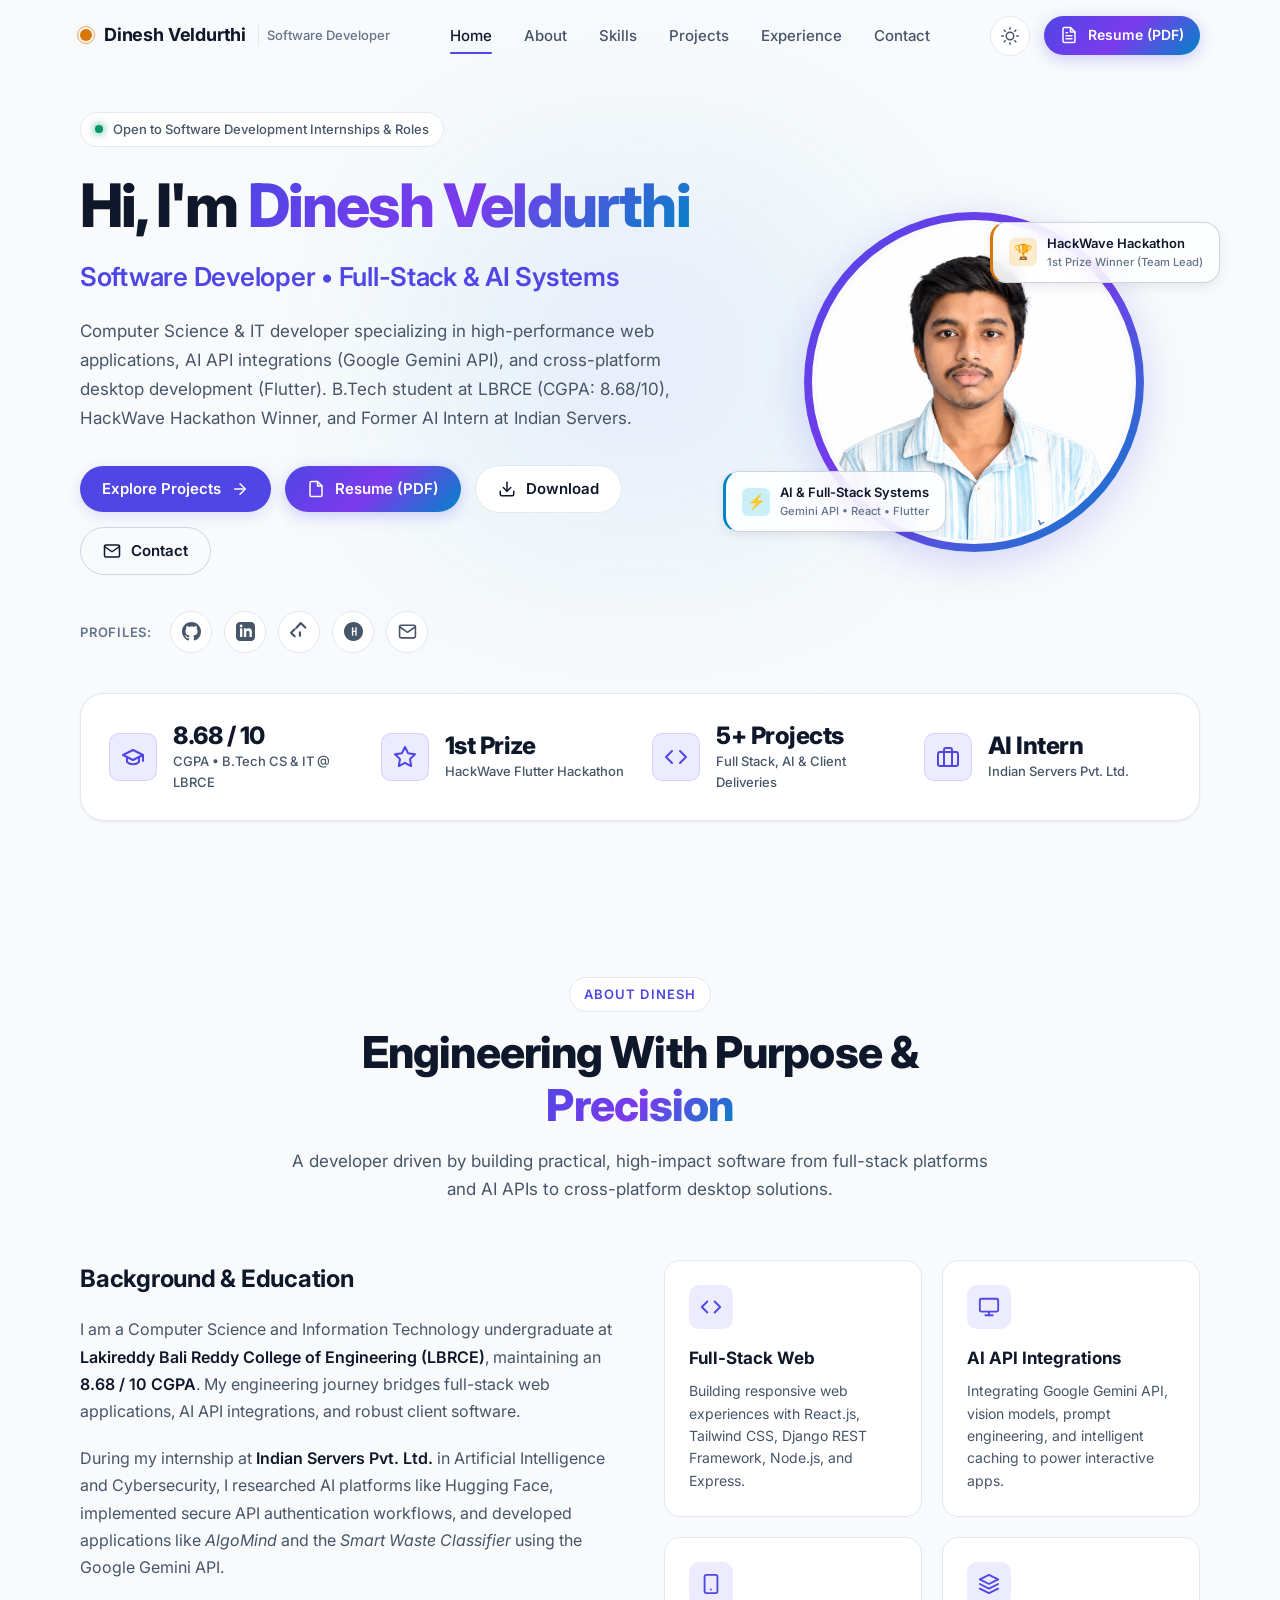
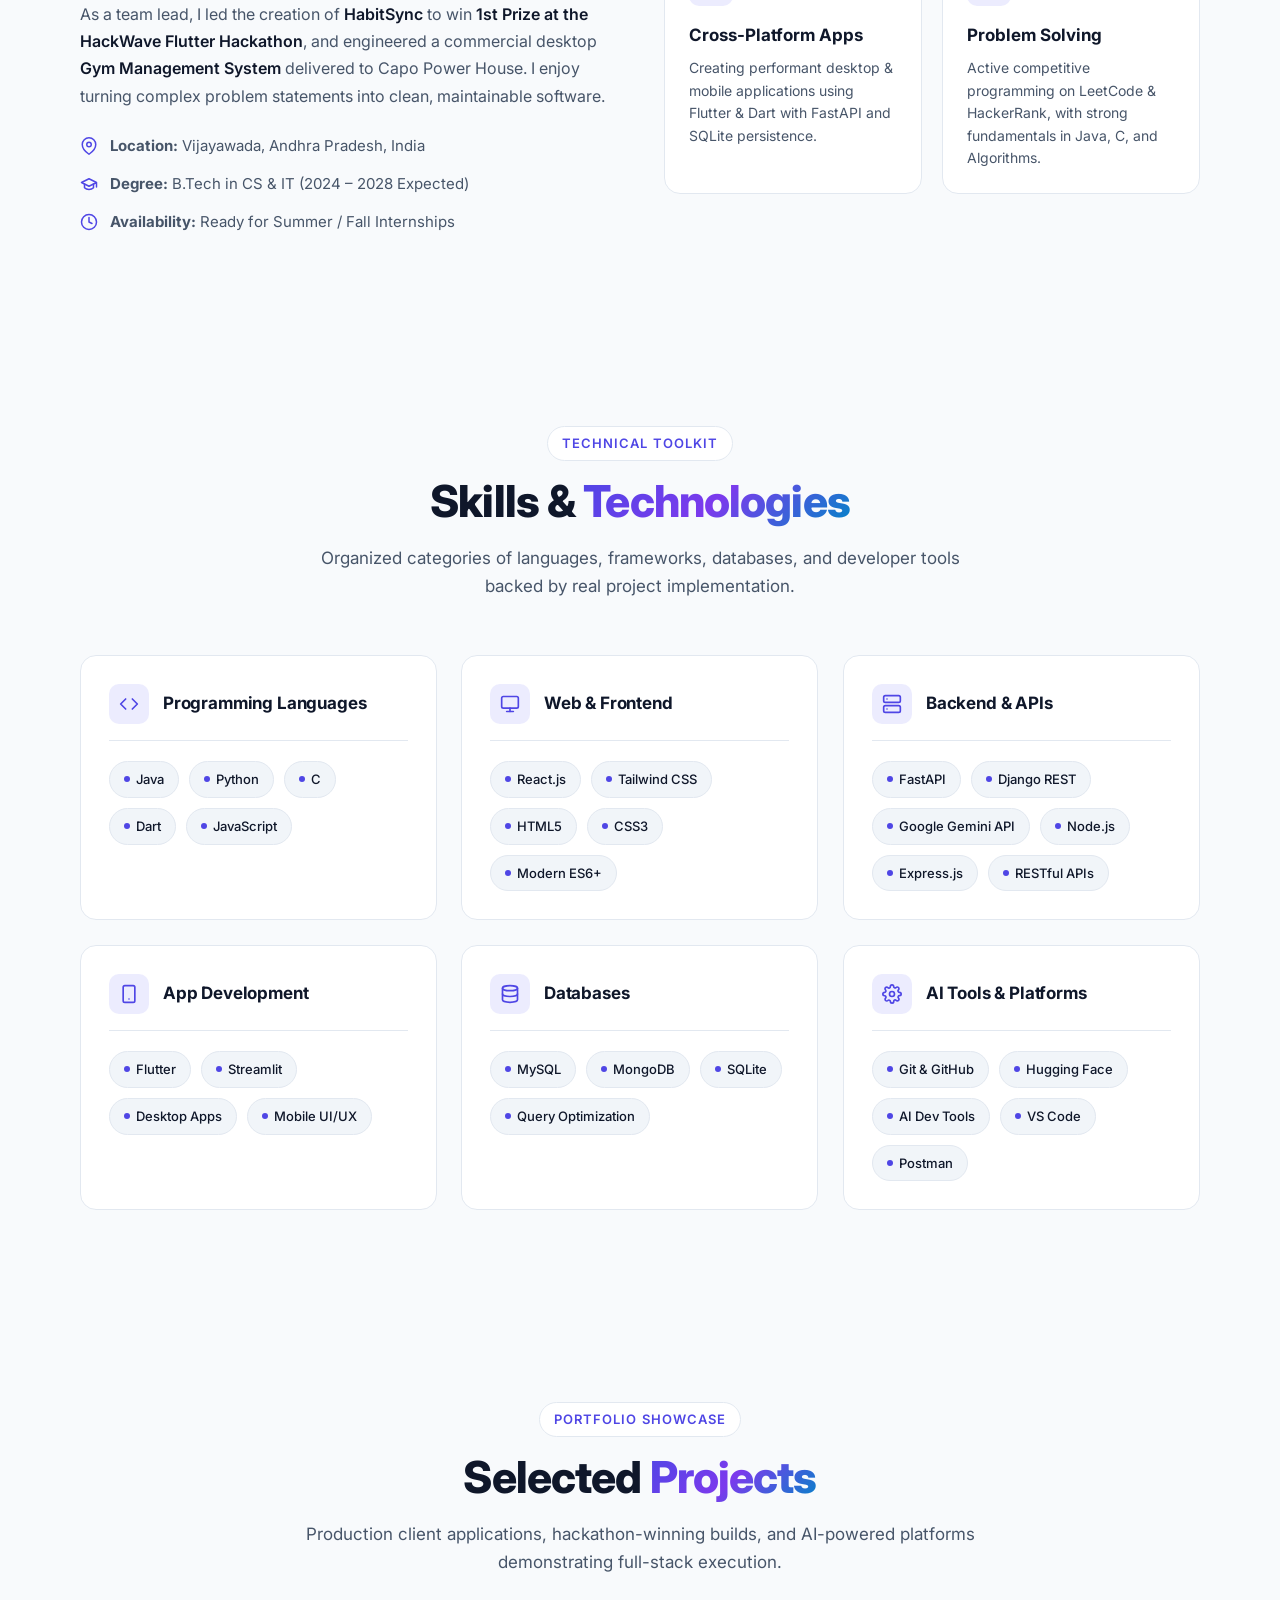
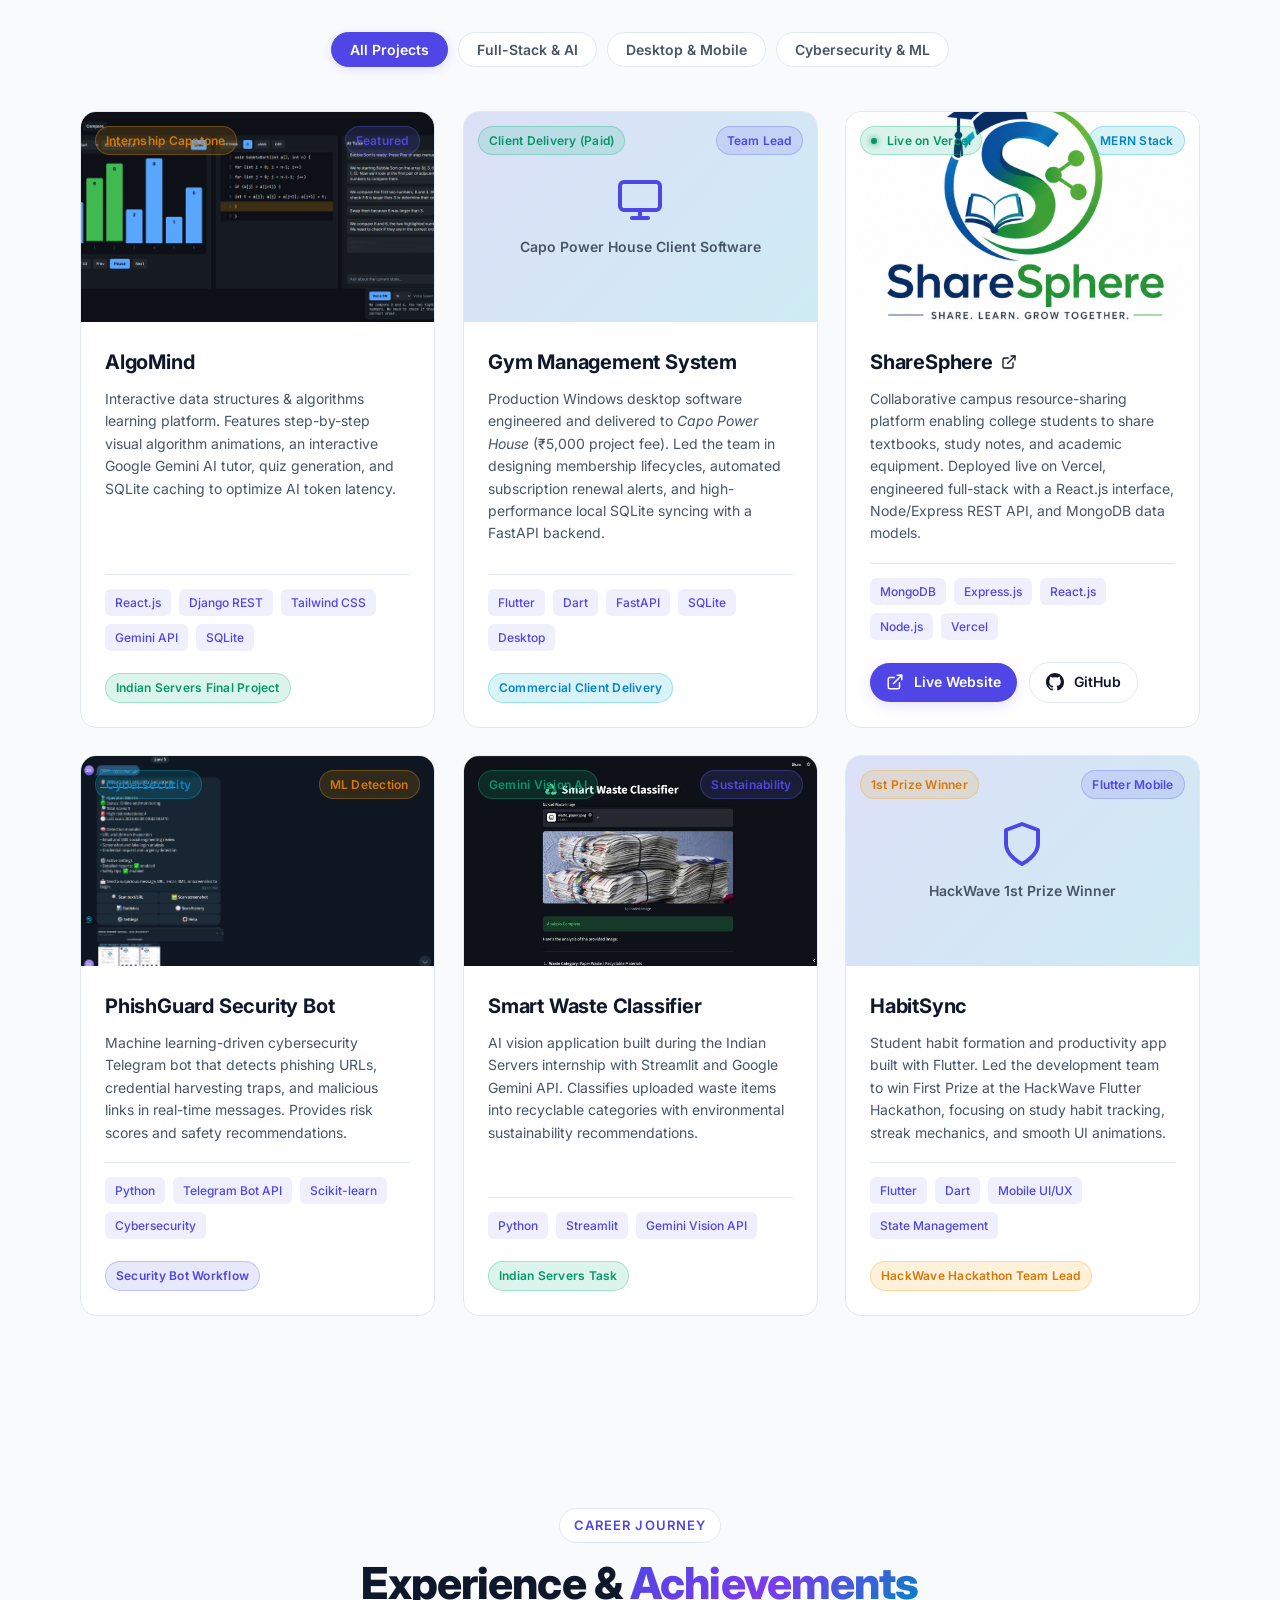
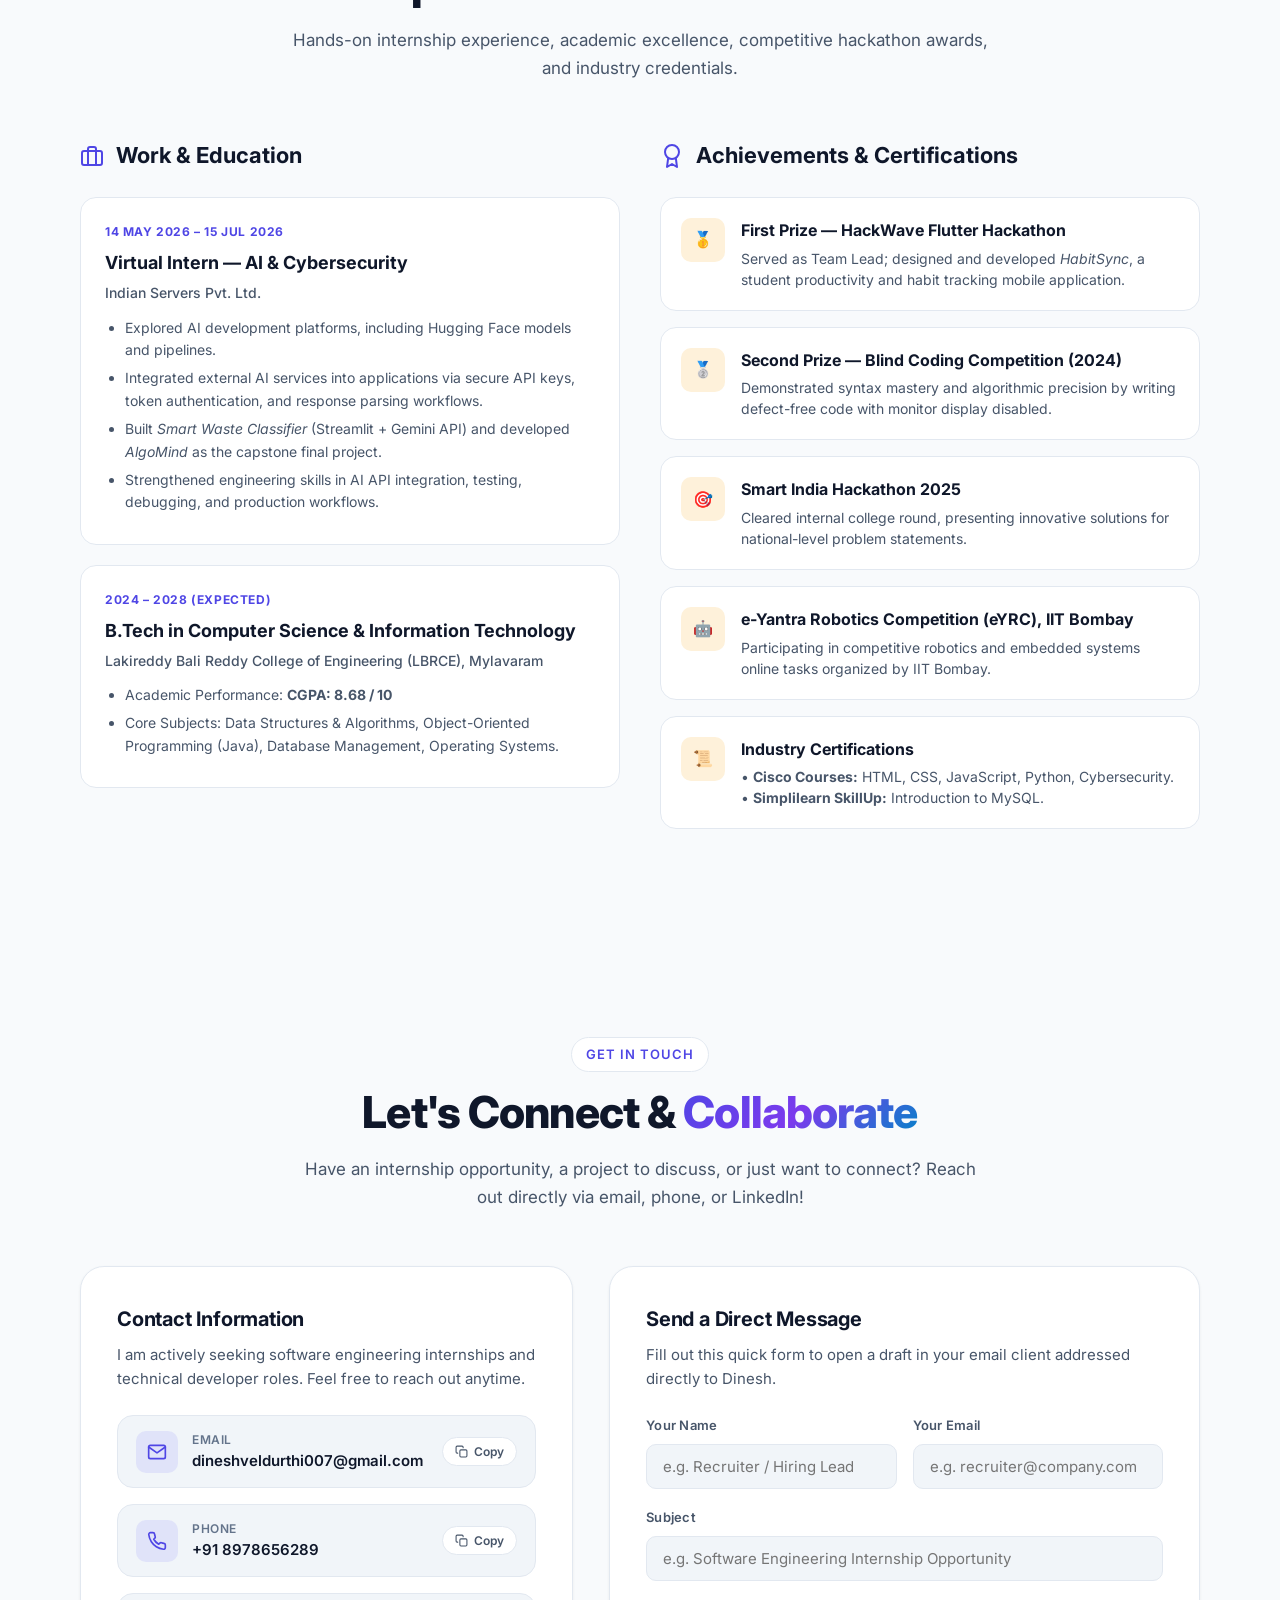
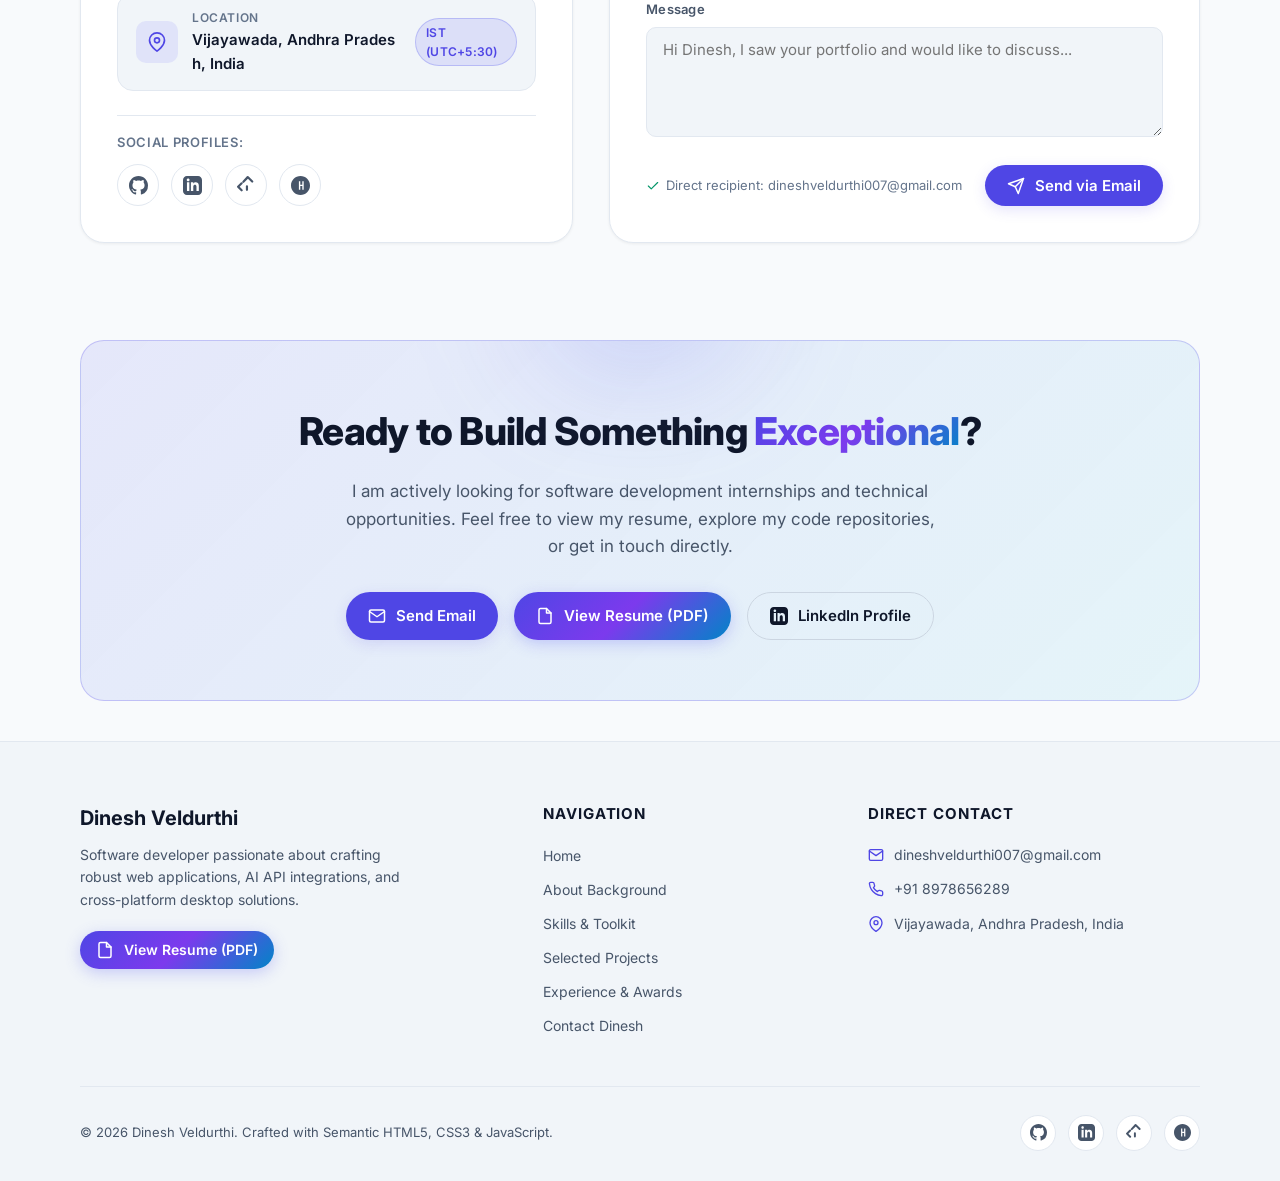
<file: index.html>
<!DOCTYPE html>
<html lang="en" data-theme="dark">
<head>
  <meta charset="UTF-8">
  <meta name="viewport" content="width=device-width, initial-scale=1.0">
  <meta name="description" content="Dinesh Veldurthi - Software Developer specializing in Full-Stack Web Development, Google Gemini AI integrations, and Cross-Platform Desktop/Mobile applications.">
  <meta name="keywords" content="Dinesh Veldurthi, Software Developer, Full Stack, React, Flutter, Python, Gemini API, Portfolio">
  <meta name="author" content="Dinesh Veldurthi">
  <title>Dinesh Veldurthi | Software Developer & AI Systems</title>

  <!-- Google Fonts: Inter & JetBrains Mono -->
  <link rel="preconnect" href="https://fonts.googleapis.com">
  <link rel="preconnect" href="https://fonts.gstatic.com" crossorigin>
  <link href="https://fonts.googleapis.com/css2?family=Inter:wght@400;500;600;700;800&family=JetBrains+Mono:wght@400;500;600&display=swap" rel="stylesheet">

  <link rel="stylesheet" href="style.css">
</head>
<body>

  <!-- Accessible Skip Link -->
  <a href="#main-content" class="skip-link">Skip to main content</a>

  <!-- ========================================================================
       1. Header & Navigation Bar
       ======================================================================== -->
  <header class="header">
    <div class="container nav-container">
      <a href="#home" class="brand" aria-label="Dinesh Veldurthi Home">
        <span class="brand-dot" aria-hidden="true"></span>
        <span class="brand-title">Dinesh Veldurthi</span>
        <span class="brand-role">Software Developer</span>
      </a>

      <!-- Desktop Navigation Menu -->
      <nav class="nav-menu" aria-label="Main Navigation">
        <a href="#home" class="nav-link active">Home</a>
        <a href="#about" class="nav-link">About</a>
        <a href="#skills" class="nav-link">Skills</a>
        <a href="#projects" class="nav-link">Projects</a>
        <a href="#experience" class="nav-link">Experience</a>
        <a href="#contact" class="nav-link">Contact</a>
      </nav>

      <!-- Nav Actions: Theme Toggle, Resume CTA, Mobile Hamburger -->
      <div class="nav-actions">
        <!-- Theme Toggle (Dark / Light) -->
        <button id="theme-toggle" class="theme-toggle-btn" aria-label="Toggle color theme" title="Toggle theme">
          <!-- Sun icon (for dark mode) -->
          <svg class="icon-sun" xmlns="http://www.w3.org/2000/svg" viewBox="0 0 24 24" fill="none" stroke="currentColor" stroke-width="2" stroke-linecap="round" stroke-linejoin="round" aria-hidden="true">
            <circle cx="12" cy="12" r="5"></circle>
            <line x1="12" y1="1" x2="12" y2="3"></line>
            <line x1="12" y1="21" x2="12" y2="23"></line>
            <line x1="4.22" y1="4.22" x2="5.64" y2="5.64"></line>
            <line x1="18.36" y1="18.36" x2="19.78" y2="19.78"></line>
            <line x1="1" y1="12" x2="3" y2="12"></line>
            <line x1="21" y1="12" x2="23" y2="12"></line>
            <line x1="4.22" y1="19.78" x2="5.64" y2="18.36"></line>
            <line x1="18.36" y1="5.64" x2="19.78" y2="4.22"></line>
          </svg>
          <!-- Moon icon (for light mode) -->
          <svg class="icon-moon" xmlns="http://www.w3.org/2000/svg" viewBox="0 0 24 24" fill="none" stroke="currentColor" stroke-width="2" stroke-linecap="round" stroke-linejoin="round" aria-hidden="true">
            <path d="M21 12.79A9 9 0 1 1 11.21 3 7 7 0 0 0 21 12.79z"></path>
          </svg>
        </button>

        <!-- Prominent Resume Button (Opens PDF in New Tab) -->
        <a href="resume.pdf" target="_blank" rel="noopener noreferrer" class="btn btn-resume btn-sm" title="Open Resume PDF in new tab">
          <svg xmlns="http://www.w3.org/2000/svg" viewBox="0 0 24 24" fill="none" stroke="currentColor" stroke-width="2" stroke-linecap="round" stroke-linejoin="round" aria-hidden="true">
            <path d="M14 2H6a2 2 0 0 0-2 2v16a2 2 0 0 0 2 2h12a2 2 0 0 0 2-2V8z"></path>
            <polyline points="14 2 14 8 20 8"></polyline>
            <line x1="16" y1="13" x2="8" y2="13"></line>
            <line x1="16" y1="17" x2="8" y2="17"></line>
            <polyline points="10 9 9 9 8 9"></polyline>
          </svg>
          <span>Resume (PDF)</span>
        </a>

        <!-- Mobile Menu Toggle Button -->
        <button id="mobile-toggle" class="mobile-toggle-btn" aria-label="Toggle navigation menu" aria-expanded="false">
          <svg xmlns="http://www.w3.org/2000/svg" viewBox="0 0 24 24" fill="none" stroke="currentColor" stroke-width="2" stroke-linecap="round" stroke-linejoin="round" aria-hidden="true">
            <line x1="3" y1="12" x2="21" y2="12"></line>
            <line x1="3" y1="6" x2="21" y2="6"></line>
            <line x1="3" y1="18" x2="21" y2="18"></line>
          </svg>
        </button>
      </div>
    </div>

    <!-- Mobile Drawer Menu -->
    <div id="mobile-drawer" class="mobile-drawer" aria-label="Mobile Navigation Drawer">
      <a href="#home" class="mobile-nav-link active">Home</a>
      <a href="#about" class="mobile-nav-link">About</a>
      <a href="#skills" class="mobile-nav-link">Skills</a>
      <a href="#projects" class="mobile-nav-link">Projects</a>
      <a href="#experience" class="mobile-nav-link">Experience</a>
      <a href="#contact" class="mobile-nav-link">Contact</a>
      <div class="mobile-actions">
        <a href="resume.pdf" target="_blank" rel="noopener noreferrer" class="btn btn-resume">
          <svg xmlns="http://www.w3.org/2000/svg" width="18" height="18" viewBox="0 0 24 24" fill="none" stroke="currentColor" stroke-width="2" stroke-linecap="round" stroke-linejoin="round" aria-hidden="true">
            <path d="M14 2H6a2 2 0 0 0-2 2v16a2 2 0 0 0 2 2h12a2 2 0 0 0 2-2V8z"></path>
            <polyline points="14 2 14 8 20 8"></polyline>
          </svg>
          View Resume (PDF)
        </a>
        <a href="resume.pdf" download="Dinesh_Veldurthi_Resume.pdf" class="btn btn-secondary">
          <svg xmlns="http://www.w3.org/2000/svg" width="18" height="18" viewBox="0 0 24 24" fill="none" stroke="currentColor" stroke-width="2" stroke-linecap="round" stroke-linejoin="round" aria-hidden="true">
            <path d="M21 15v4a2 2 0 0 1-2 2H5a2 2 0 0 1-2-2v-4"></path>
            <polyline points="7 10 12 15 17 10"></polyline>
            <line x1="12" y1="15" x2="12" y2="3"></line>
          </svg>
          Download Resume
        </a>
      </div>
    </div>
  </header>

  <!-- ========================================================================
       Main Content
       ======================================================================== -->
  <main id="main-content">

    <!-- ======================================================================
         2. Hero Section
         ====================================================================== -->
    <section id="home" class="hero">
      <div class="hero-bg-glow" aria-hidden="true"></div>

      <div class="container">
        <div class="hero-grid">
          
          <!-- Hero Text Content -->
          <div class="hero-content reveal">
            <div class="hero-status-pill">
              <span class="status-dot"></span>
              <span>Open to Software Development Internships & Roles</span>
            </div>

            <h1 class="hero-title">
              Hi, I'm <span class="gradient-text">Dinesh Veldurthi</span>
            </h1>

            <p class="hero-role">
              Software Developer • Full-Stack & AI Systems
            </p>

            <p class="hero-bio">
              Computer Science & IT developer specializing in high-performance web applications, AI API integrations (Google Gemini API), and cross-platform desktop development (Flutter). B.Tech student at LBRCE (CGPA: 8.68/10), HackWave Hackathon Winner, and Former AI Intern at Indian Servers.
            </p>

            <!-- Call to Actions -->
            <div class="hero-actions">
              <a href="#projects" class="btn btn-primary">
                <span>Explore Projects</span>
                <svg xmlns="http://www.w3.org/2000/svg" viewBox="0 0 24 24" fill="none" stroke="currentColor" stroke-width="2" stroke-linecap="round" stroke-linejoin="round" aria-hidden="true">
                  <line x1="5" y1="12" x2="19" y2="12"></line>
                  <polyline points="12 5 19 12 12 19"></polyline>
                </svg>
              </a>

              <!-- Main Resume Action -->
              <a href="resume.pdf" target="_blank" rel="noopener noreferrer" class="btn btn-resume" title="View official resume in new tab">
                <svg xmlns="http://www.w3.org/2000/svg" viewBox="0 0 24 24" fill="none" stroke="currentColor" stroke-width="2" stroke-linecap="round" stroke-linejoin="round" aria-hidden="true">
                  <path d="M14 2H6a2 2 0 0 0-2 2v16a2 2 0 0 0 2 2h12a2 2 0 0 0 2-2V8z"></path>
                  <polyline points="14 2 14 8 20 8"></polyline>
                </svg>
                <span>Resume (PDF)</span>
              </a>

              <!-- Direct Download Action -->
              <a href="resume.pdf" download="Dinesh_Veldurthi_Resume.pdf" class="btn btn-secondary" title="Directly download resume file">
                <svg xmlns="http://www.w3.org/2000/svg" viewBox="0 0 24 24" fill="none" stroke="currentColor" stroke-width="2" stroke-linecap="round" stroke-linejoin="round" aria-hidden="true">
                  <path d="M21 15v4a2 2 0 0 1-2 2H5a2 2 0 0 1-2-2v-4"></path>
                  <polyline points="7 10 12 15 17 10"></polyline>
                  <line x1="12" y1="15" x2="12" y2="3"></line>
                </svg>
                <span>Download</span>
              </a>

              <a href="mailto:dineshveldurthi007@gmail.com" class="btn btn-outline" title="Send email to Dinesh">
                <svg xmlns="http://www.w3.org/2000/svg" viewBox="0 0 24 24" fill="none" stroke="currentColor" stroke-width="2" stroke-linecap="round" stroke-linejoin="round" aria-hidden="true">
                  <path d="M4 4h16c1.1 0 2 .9 2 2v12c0 1.1-.9 2-2 2H4c-1.1 0-2-.9-2-2V6c0-1.1.9-2 2-2z"></path>
                  <polyline points="22,6 12,13 2,6"></polyline>
                </svg>
                <span>Contact</span>
              </a>
            </div>

            <!-- Social Links Strip -->
            <div class="hero-socials">
              <span class="hero-social-label">Profiles:</span>
              
              <!-- GitHub -->
              <a href="https://github.com/Dinesh213-web" target="_blank" rel="noopener noreferrer" class="social-icon-btn" aria-label="GitHub Profile" title="GitHub">
                <svg xmlns="http://www.w3.org/2000/svg" viewBox="0 0 24 24" fill="currentColor" aria-hidden="true">
                  <path d="M12 0C5.37 0 0 5.37 0 12c0 5.31 3.435 9.795 8.205 11.385.6.105.825-.255.825-.57 0-.285-.015-1.23-.015-2.235-3.015.555-3.795-.735-4.035-1.41-.135-.345-.72-1.41-1.23-1.695-.42-.225-1.02-.78-.015-.795.945-.015 1.62.87 1.845 1.23 1.08 1.815 2.805 1.305 3.495.99.105-.78.42-1.305.765-1.605-2.67-.3-5.46-1.335-5.46-5.925 0-1.305.465-2.385 1.23-3.225-.12-.3-.54-1.53.12-3.18 0 0 1.005-.315 3.3 1.23.96-.27 1.98-.405 3-.405s2.04.135 3 .405c2.295-1.56 3.3-1.23 3.3-1.23.66 1.65.24 2.88.12 3.18.765.84 1.23 1.905 1.23 3.225 0 4.605-2.805 5.625-5.475 5.925.435.375.81 1.095.81 2.22 0 1.605-.015 2.895-.015 3.3 0 .315.225.69.825.57A12.02 12.02 0 0 0 24 12c0-6.63-5.37-12-12-12z"/>
                </svg>
              </a>

              <!-- LinkedIn -->
              <a href="https://www.linkedin.com/in/dinesh-veldurthi-67a7a6357/" target="_blank" rel="noopener noreferrer" class="social-icon-btn" aria-label="LinkedIn Profile" title="LinkedIn">
                <svg xmlns="http://www.w3.org/2000/svg" viewBox="0 0 24 24" fill="currentColor" aria-hidden="true">
                  <path d="M19 0h-14c-2.761 0-5 2.239-5 5v14c0 2.761 2.239 5 5 5h14c2.762 0 5-2.239 5-5v-14c0-2.761-2.238-5-5-5zm-11 19h-3v-11h3v11zm-1.5-12.268c-.966 0-1.75-.79-1.75-1.764s.784-1.764 1.75-1.764 1.75.79 1.75 1.764-.783 1.764-1.75 1.764zm13.5 12.268h-3v-5.604c0-3.368-4-3.113-4 0v5.604h-3v-11h3v1.765c1.396-2.586 7-2.777 7 2.476v6.759z"/>
                </svg>
              </a>

              <!-- LeetCode -->
              <a href="https://leetcode.com/u/Dinesh_Veldurthi/" target="_blank" rel="noopener noreferrer" class="social-icon-btn" aria-label="LeetCode Profile" title="LeetCode">
                <svg xmlns="http://www.w3.org/2000/svg" viewBox="0 0 24 24" fill="currentColor" aria-hidden="true">
                  <path d="M13.483 0a1.374 1.374 0 0 0-.961.438L7.116 6.262a1.375 1.375 0 0 0-.024 1.933 1.375 1.375 0 0 0 1.944.024L13.8 3.518l4.47 4.47a1.375 1.375 0 0 0 1.944-1.944L14.444.438A1.374 1.374 0 0 0 13.483 0zm-7.67 7.79a1.375 1.375 0 0 0-.945.402l-4.43 4.43a1.375 1.375 0 0 0 0 1.945l4.43 4.43a1.375 1.375 0 1 0 1.944-1.945l-3.458-3.457 3.458-3.458a1.375 1.375 0 0 0-.999-2.347zm6.75 3.86a1.375 1.375 0 0 0-1.375 1.375v4.5a1.375 1.375 0 1 0 2.75 0v-4.5a1.375 1.375 0 0 0-1.375-1.375z"/>
                </svg>
              </a>

              <!-- HackerRank -->
              <a href="https://www.hackerrank.com/profile/dineshveldurthi2" target="_blank" rel="noopener noreferrer" class="social-icon-btn" aria-label="HackerRank Profile" title="HackerRank">
                <svg xmlns="http://www.w3.org/2000/svg" viewBox="0 0 24 24" fill="currentColor" aria-hidden="true">
                  <path d="M12 0c-6.627 0-12 5.373-12 12s5.373 12 12 12 12-5.373 12-12-5.373-12-12-12zm-2.025 17.5v-11h1.75v4.45h2.55v-4.45h1.75v11h-1.75v-4.75h-2.55v4.75h-1.75z"/>
                </svg>
              </a>

              <!-- Direct Email -->
              <a href="mailto:dineshveldurthi007@gmail.com" class="social-icon-btn" aria-label="Email Dinesh" title="dineshveldurthi007@gmail.com">
                <svg xmlns="http://www.w3.org/2000/svg" viewBox="0 0 24 24" fill="none" stroke="currentColor" stroke-width="2" stroke-linecap="round" stroke-linejoin="round" aria-hidden="true">
                  <path d="M4 4h16c1.1 0 2 .9 2 2v12c0 1.1-.9 2-2 2H4c-1.1 0-2-.9-2-2V6c0-1.1.9-2 2-2z"></path>
                  <polyline points="22,6 12,13 2,6"></polyline>
                </svg>
              </a>
            </div>
          </div>

          <!-- Hero Visual: Dinesh's Profile Illustration with Floating Badges -->
          <div class="hero-visual reveal reveal-delay-2">
            <div class="avatar-wrapper">
              <div class="avatar-inner">
                <img src="dinesh.jpg" alt="Dinesh Veldurthi - Software Developer" width="340" height="340">
              </div>
            </div>

            <!-- Floating Badge: HackWave Hackathon -->
            <div class="floating-badge badge-top-right">
              <div class="floating-icon gold">🏆</div>
              <div>
                <div>HackWave Hackathon</div>
                <div style="font-size: 0.7rem; color: var(--text-muted); font-weight: 500;">1st Prize Winner (Team Lead)</div>
              </div>
            </div>

            <!-- Floating Badge: AI & Full-Stack -->
            <div class="floating-badge badge-bottom-left">
              <div class="floating-icon cyan">⚡</div>
              <div>
                <div>AI & Full-Stack Systems</div>
                <div style="font-size: 0.7rem; color: var(--text-muted); font-weight: 500;">Gemini API • React • Flutter</div>
              </div>
            </div>
          </div>

        </div>

        <!-- Quick Stats Strip -->
        <div class="stats-strip reveal reveal-delay-3">
          <div class="stats-grid">
            
            <div class="stat-item">
              <div class="stat-icon-wrapper">
                <svg xmlns="http://www.w3.org/2000/svg" viewBox="0 0 24 24" fill="none" stroke="currentColor" stroke-width="2" stroke-linecap="round" stroke-linejoin="round" aria-hidden="true">
                  <path d="M22 10v6M2 10l10-5 10 5-10 5z"></path>
                  <path d="M6 12v5c3 3 9 3 12 0v-5"></path>
                </svg>
              </div>
              <div>
                <div class="stat-value">8.68 / 10</div>
                <div class="stat-label">CGPA • B.Tech CS & IT @ LBRCE</div>
              </div>
            </div>

            <div class="stat-item">
              <div class="stat-icon-wrapper">
                <svg xmlns="http://www.w3.org/2000/svg" viewBox="0 0 24 24" fill="none" stroke="currentColor" stroke-width="2" stroke-linecap="round" stroke-linejoin="round" aria-hidden="true">
                  <polygon points="12 2 15.09 8.26 22 9.27 17 14.14 18.18 21.02 12 17.77 5.82 21.02 7 14.14 2 9.27 8.91 8.26 12 2"></polygon>
                </svg>
              </div>
              <div>
                <div class="stat-value">1st Prize</div>
                <div class="stat-label">HackWave Flutter Hackathon</div>
              </div>
            </div>

            <div class="stat-item">
              <div class="stat-icon-wrapper">
                <svg xmlns="http://www.w3.org/2000/svg" viewBox="0 0 24 24" fill="none" stroke="currentColor" stroke-width="2" stroke-linecap="round" stroke-linejoin="round" aria-hidden="true">
                  <polyline points="16 18 22 12 16 6"></polyline>
                  <polyline points="8 6 2 12 8 18"></polyline>
                </svg>
              </div>
              <div>
                <div class="stat-value">5+ Projects</div>
                <div class="stat-label">Full Stack, AI & Client Deliveries</div>
              </div>
            </div>

            <div class="stat-item">
              <div class="stat-icon-wrapper">
                <svg xmlns="http://www.w3.org/2000/svg" viewBox="0 0 24 24" fill="none" stroke="currentColor" stroke-width="2" stroke-linecap="round" stroke-linejoin="round" aria-hidden="true">
                  <rect x="2" y="7" width="20" height="14" rx="2" ry="2"></rect>
                  <path d="M16 21V5a2 2 0 0 0-2-2h-4a2 2 0 0 0-2 2v16"></path>
                </svg>
              </div>
              <div>
                <div class="stat-value">AI Intern</div>
                <div class="stat-label">Indian Servers Pvt. Ltd.</div>
              </div>
            </div>

          </div>
        </div>

      </div>
    </section>


    <!-- ======================================================================
         3. About Section
         ====================================================================== -->
    <section id="about" class="section">
      <div class="container">
        
        <div class="section-header reveal">
          <div class="section-tag">About Dinesh</div>
          <h2 class="section-title">Engineering With Purpose & <span class="gradient-text">Precision</span></h2>
          <p class="section-description">
            A developer driven by building practical, high-impact software from full-stack platforms and AI APIs to cross-platform desktop solutions.
          </p>
        </div>

        <div class="about-grid">
          
          <!-- Story / Narrative -->
          <div class="about-story reveal">
            <h3>Background & Education</h3>
            <p>
              I am a Computer Science and Information Technology undergraduate at <strong>Lakireddy Bali Reddy College of Engineering (LBRCE)</strong>, maintaining an <strong>8.68 / 10 CGPA</strong>. My engineering journey bridges full-stack web applications, AI API integrations, and robust client software.
            </p>
            <p>
              During my internship at <strong>Indian Servers Pvt. Ltd.</strong> in Artificial Intelligence and Cybersecurity, I researched AI platforms like Hugging Face, implemented secure API authentication workflows, and developed applications like <em>AlgoMind</em> and the <em>Smart Waste Classifier</em> using the Google Gemini API.
            </p>
            <p>
              As a team lead, I led the creation of <strong>HabitSync</strong> to win <strong>1st Prize at the HackWave Flutter Hackathon</strong>, and engineered a commercial desktop <strong>Gym Management System</strong> delivered to Capo Power House. I enjoy turning complex problem statements into clean, maintainable software.
            </p>

            <div class="about-details-list">
              <div class="about-detail-item">
                <svg xmlns="http://www.w3.org/2000/svg" viewBox="0 0 24 24" fill="none" stroke="currentColor" stroke-width="2" stroke-linecap="round" stroke-linejoin="round" aria-hidden="true">
                  <path d="M21 10c0 7-9 13-9 13s-9-6-9-13a9 9 0 0 1 18 0z"></path>
                  <circle cx="12" cy="10" r="3"></circle>
                </svg>
                <span><strong>Location:</strong> Vijayawada, Andhra Pradesh, India</span>
              </div>
              <div class="about-detail-item">
                <svg xmlns="http://www.w3.org/2000/svg" viewBox="0 0 24 24" fill="none" stroke="currentColor" stroke-width="2" stroke-linecap="round" stroke-linejoin="round" aria-hidden="true">
                  <path d="M22 10v6M2 10l10-5 10 5-10 5z"></path>
                  <path d="M6 12v5c3 3 9 3 12 0v-5"></path>
                </svg>
                <span><strong>Degree:</strong> B.Tech in CS & IT (2024 – 2028 Expected)</span>
              </div>
              <div class="about-detail-item">
                <svg xmlns="http://www.w3.org/2000/svg" viewBox="0 0 24 24" fill="none" stroke="currentColor" stroke-width="2" stroke-linecap="round" stroke-linejoin="round" aria-hidden="true">
                  <circle cx="12" cy="12" r="10"></circle>
                  <polyline points="12 6 12 12 16 14"></polyline>
                </svg>
                <span><strong>Availability:</strong> Ready for Summer / Fall Internships</span>
              </div>
            </div>
          </div>

          <!-- Core Competency Cards -->
          <div class="about-cards-grid reveal reveal-delay-2">
            
            <div class="feature-card">
              <div class="feature-icon">
                <svg xmlns="http://www.w3.org/2000/svg" viewBox="0 0 24 24" fill="none" stroke="currentColor" stroke-width="2" stroke-linecap="round" stroke-linejoin="round" aria-hidden="true">
                  <polyline points="16 18 22 12 16 6"></polyline>
                  <polyline points="8 6 2 12 8 18"></polyline>
                </svg>
              </div>
              <h4>Full-Stack Web</h4>
              <p>Building responsive web experiences with React.js, Tailwind CSS, Django REST Framework, Node.js, and Express.</p>
            </div>

            <div class="feature-card">
              <div class="feature-icon">
                <svg xmlns="http://www.w3.org/2000/svg" viewBox="0 0 24 24" fill="none" stroke="currentColor" stroke-width="2" stroke-linecap="round" stroke-linejoin="round" aria-hidden="true">
                  <rect x="2" y="3" width="20" height="14" rx="2" ry="2"></rect>
                  <line x1="8" y1="21" x2="16" y2="21"></line>
                  <line x1="12" y1="17" x2="12" y2="21"></line>
                </svg>
              </div>
              <h4>AI API Integrations</h4>
              <p>Integrating Google Gemini API, vision models, prompt engineering, and intelligent caching to power interactive apps.</p>
            </div>

            <div class="feature-card">
              <div class="feature-icon">
                <svg xmlns="http://www.w3.org/2000/svg" viewBox="0 0 24 24" fill="none" stroke="currentColor" stroke-width="2" stroke-linecap="round" stroke-linejoin="round" aria-hidden="true">
                  <rect x="5" y="2" width="14" height="20" rx="2" ry="2"></rect>
                  <line x1="12" y1="18" x2="12.01" y2="18"></line>
                </svg>
              </div>
              <h4>Cross-Platform Apps</h4>
              <p>Creating performant desktop & mobile applications using Flutter & Dart with FastAPI and SQLite persistence.</p>
            </div>

            <div class="feature-card">
              <div class="feature-icon">
                <svg xmlns="http://www.w3.org/2000/svg" viewBox="0 0 24 24" fill="none" stroke="currentColor" stroke-width="2" stroke-linecap="round" stroke-linejoin="round" aria-hidden="true">
                  <polygon points="12 2 2 7 12 12 22 7 12 2"></polygon>
                  <polyline points="2 17 12 22 22 17"></polyline>
                  <polyline points="2 12 12 17 22 12"></polyline>
                </svg>
              </div>
              <h4>Problem Solving</h4>
              <p>Active competitive programming on LeetCode & HackerRank, with strong fundamentals in Java, C, and Algorithms.</p>
            </div>

          </div>

        </div>

      </div>
    </section>


    <!-- ======================================================================
         4. Skills Section
         ====================================================================== -->
    <section id="skills" class="section">
      <div class="container">
        
        <div class="section-header reveal">
          <div class="section-tag">Technical Toolkit</div>
          <h2 class="section-title">Skills & <span class="gradient-text">Technologies</span></h2>
          <p class="section-description">
            Organized categories of languages, frameworks, databases, and developer tools backed by real project implementation.
          </p>
        </div>

        <div class="skills-grid">
          
          <!-- Category 1: Languages -->
          <div class="skill-category-card reveal">
            <div class="skill-category-header">
              <div class="skill-cat-icon">
                <svg xmlns="http://www.w3.org/2000/svg" viewBox="0 0 24 24" fill="none" stroke="currentColor" stroke-width="2" stroke-linecap="round" stroke-linejoin="round" aria-hidden="true">
                  <polyline points="16 18 22 12 16 6"></polyline>
                  <polyline points="8 6 2 12 8 18"></polyline>
                </svg>
              </div>
              <h3>Programming Languages</h3>
            </div>
            <div class="skill-tags">
              <span class="skill-pill"><span class="skill-dot"></span> Java</span>
              <span class="skill-pill"><span class="skill-dot"></span> Python</span>
              <span class="skill-pill"><span class="skill-dot"></span> C</span>
              <span class="skill-pill"><span class="skill-dot"></span> Dart</span>
              <span class="skill-pill"><span class="skill-dot"></span> JavaScript</span>
            </div>
          </div>

          <!-- Category 2: Web & Frontend -->
          <div class="skill-category-card reveal reveal-delay-1">
            <div class="skill-category-header">
              <div class="skill-cat-icon">
                <svg xmlns="http://www.w3.org/2000/svg" viewBox="0 0 24 24" fill="none" stroke="currentColor" stroke-width="2" stroke-linecap="round" stroke-linejoin="round" aria-hidden="true">
                  <rect x="2" y="3" width="20" height="14" rx="2" ry="2"></rect>
                  <line x1="8" y1="21" x2="16" y2="21"></line>
                  <line x1="12" y1="17" x2="12" y2="21"></line>
                </svg>
              </div>
              <h3>Web & Frontend</h3>
            </div>
            <div class="skill-tags">
              <span class="skill-pill"><span class="skill-dot"></span> React.js</span>
              <span class="skill-pill"><span class="skill-dot"></span> Tailwind CSS</span>
              <span class="skill-pill"><span class="skill-dot"></span> HTML5</span>
              <span class="skill-pill"><span class="skill-dot"></span> CSS3</span>
              <span class="skill-pill"><span class="skill-dot"></span> Modern ES6+</span>
            </div>
          </div>

          <!-- Category 3: Backend & APIs -->
          <div class="skill-category-card reveal reveal-delay-2">
            <div class="skill-category-header">
              <div class="skill-cat-icon">
                <svg xmlns="http://www.w3.org/2000/svg" viewBox="0 0 24 24" fill="none" stroke="currentColor" stroke-width="2" stroke-linecap="round" stroke-linejoin="round" aria-hidden="true">
                  <rect x="2" y="2" width="20" height="8" rx="2" ry="2"></rect>
                  <rect x="2" y="14" width="20" height="8" rx="2" ry="2"></rect>
                  <line x1="6" y1="6" x2="6.01" y2="6"></line>
                  <line x1="6" y1="18" x2="6.01" y2="18"></line>
                </svg>
              </div>
              <h3>Backend & APIs</h3>
            </div>
            <div class="skill-tags">
              <span class="skill-pill"><span class="skill-dot"></span> FastAPI</span>
              <span class="skill-pill"><span class="skill-dot"></span> Django REST</span>
              <span class="skill-pill"><span class="skill-dot"></span> Google Gemini API</span>
              <span class="skill-pill"><span class="skill-dot"></span> Node.js</span>
              <span class="skill-pill"><span class="skill-dot"></span> Express.js</span>
              <span class="skill-pill"><span class="skill-dot"></span> RESTful APIs</span>
            </div>
          </div>

          <!-- Category 4: Application Development -->
          <div class="skill-category-card reveal">
            <div class="skill-category-header">
              <div class="skill-cat-icon">
                <svg xmlns="http://www.w3.org/2000/svg" viewBox="0 0 24 24" fill="none" stroke="currentColor" stroke-width="2" stroke-linecap="round" stroke-linejoin="round" aria-hidden="true">
                  <rect x="5" y="2" width="14" height="20" rx="2" ry="2"></rect>
                  <line x1="12" y1="18" x2="12.01" y2="18"></line>
                </svg>
              </div>
              <h3>App Development</h3>
            </div>
            <div class="skill-tags">
              <span class="skill-pill"><span class="skill-dot"></span> Flutter</span>
              <span class="skill-pill"><span class="skill-dot"></span> Streamlit</span>
              <span class="skill-pill"><span class="skill-dot"></span> Desktop Apps</span>
              <span class="skill-pill"><span class="skill-dot"></span> Mobile UI/UX</span>
            </div>
          </div>

          <!-- Category 5: Databases & Storage -->
          <div class="skill-category-card reveal reveal-delay-1">
            <div class="skill-category-header">
              <div class="skill-cat-icon">
                <svg xmlns="http://www.w3.org/2000/svg" viewBox="0 0 24 24" fill="none" stroke="currentColor" stroke-width="2" stroke-linecap="round" stroke-linejoin="round" aria-hidden="true">
                  <ellipse cx="12" cy="5" rx="9" ry="3"></ellipse>
                  <path d="M21 12c0 1.66-4 3-9 3s-9-1.34-9-3"></path>
                  <path d="M3 5v14c0 1.66 4 3 9 3s9-1.34 9-3V5"></path>
                </svg>
              </div>
              <h3>Databases</h3>
            </div>
            <div class="skill-tags">
              <span class="skill-pill"><span class="skill-dot"></span> MySQL</span>
              <span class="skill-pill"><span class="skill-dot"></span> MongoDB</span>
              <span class="skill-pill"><span class="skill-dot"></span> SQLite</span>
              <span class="skill-pill"><span class="skill-dot"></span> Query Optimization</span>
            </div>
          </div>

          <!-- Category 6: Developer Tools & AI -->
          <div class="skill-category-card reveal reveal-delay-2">
            <div class="skill-category-header">
              <div class="skill-cat-icon">
                <svg xmlns="http://www.w3.org/2000/svg" viewBox="0 0 24 24" fill="none" stroke="currentColor" stroke-width="2" stroke-linecap="round" stroke-linejoin="round" aria-hidden="true">
                  <circle cx="12" cy="12" r="3"></circle>
                  <path d="M19.4 15a1.65 1.65 0 0 0 .33 1.82l.06.06a2 2 0 0 1 0 2.83 2 2 0 0 1-2.83 0l-.06-.06a1.65 1.65 0 0 0-1.82-.33 1.65 1.65 0 0 0-1 1.51V21a2 2 0 0 1-2 2 2 2 0 0 1-2-2v-.09A1.65 1.65 0 0 0 9 19.4a1.65 1.65 0 0 0-1.82.33l-.06.06a2 2 0 0 1-2.83 0 2 2 0 0 1 0-2.83l.06-.06a1.65 1.65 0 0 0 .33-1.82 1.65 1.65 0 0 0-1.51-1H3a2 2 0 0 1-2-2 2 2 0 0 1 2-2h.09A1.65 1.65 0 0 0 4.6 9a1.65 1.65 0 0 0-.33-1.82l-.06-.06a2 2 0 0 1 0-2.83 2 2 0 0 1 2.83 0l.06.06a1.65 1.65 0 0 0 1.82.33H9a1.65 1.65 0 0 0 1-1.51V3a2 2 0 0 1 2-2 2 2 0 0 1 2 2v.09a1.65 1.65 0 0 0 1 1.51 1.65 1.65 0 0 0 1.82-.33l.06-.06a2 2 0 0 1 2.83 0 2 2 0 0 1 0 2.83l-.06.06a1.65 1.65 0 0 0-.33 1.82V9a1.65 1.65 0 0 0 1.51 1H21a2 2 0 0 1 2 2 2 2 0 0 1-2 2h-.09a1.65 1.65 0 0 0-1.51 1z"></path>
                </svg>
              </div>
              <h3>AI Tools & Platforms</h3>
            </div>
            <div class="skill-tags">
              <span class="skill-pill"><span class="skill-dot"></span> Git & GitHub</span>
              <span class="skill-pill"><span class="skill-dot"></span> Hugging Face</span>
              <span class="skill-pill"><span class="skill-dot"></span> AI Dev Tools</span>
              <span class="skill-pill"><span class="skill-dot"></span> VS Code</span>
              <span class="skill-pill"><span class="skill-dot"></span> Postman</span>
            </div>
          </div>

        </div>

      </div>
    </section>


    <!-- ======================================================================
         5. Projects Section
         ====================================================================== -->
    <section id="projects" class="section">
      <div class="container">
        
        <div class="section-header reveal">
          <div class="section-tag">Portfolio Showcase</div>
          <h2 class="section-title">Selected <span class="gradient-text">Projects</span></h2>
          <p class="section-description">
            Production client applications, hackathon-winning builds, and AI-powered platforms demonstrating full-stack execution.
          </p>
        </div>

        <!-- Filter Bar -->
        <div class="projects-filter-bar reveal">
          <button class="filter-btn active" data-filter="all">All Projects</button>
          <button class="filter-btn" data-filter="ai">Full-Stack & AI</button>
          <button class="filter-btn" data-filter="mobile">Desktop & Mobile</button>
          <button class="filter-btn" data-filter="cyber">Cybersecurity & ML</button>
        </div>

        <!-- Projects Grid -->
        <div class="projects-grid">
          
          <!-- Project 1: AlgoMind -->
          <div class="project-card reveal" data-category="ai">
            <div class="project-thumbnail">
              <img src="algo.png" alt="AlgoMind - AI-Assisted DSA Learning Platform" loading="lazy">
              <div class="project-badges-row">
                <span class="badge badge-amber">Internship Capstone</span>
                <span class="badge badge-indigo">Featured</span>
              </div>
            </div>
            <div class="project-body">
              <h3 class="project-title">AlgoMind</h3>
              <p class="project-desc">
                Interactive data structures & algorithms learning platform. Features step-by-step visual algorithm animations, an interactive Google Gemini AI tutor, quiz generation, and SQLite caching to optimize AI token latency.
              </p>
              <div class="project-tech-stack">
                <span class="tech-tag">React.js</span>
                <span class="tech-tag">Django REST</span>
                <span class="tech-tag">Tailwind CSS</span>
                <span class="tech-tag">Gemini API</span>
                <span class="tech-tag">SQLite</span>
              </div>
              <div class="project-actions">
                <span class="badge badge-emerald">Indian Servers Final Project</span>
              </div>
            </div>
          </div>

          <!-- Project 2: Gym Management System -->
          <div class="project-card reveal reveal-delay-1" data-category="mobile">
            <div class="project-thumbnail">
              <div class="project-mockup-fallback">
                <svg xmlns="http://www.w3.org/2000/svg" viewBox="0 0 24 24" fill="none" stroke="currentColor" stroke-width="2" stroke-linecap="round" stroke-linejoin="round" aria-hidden="true">
                  <rect x="2" y="3" width="20" height="14" rx="2" ry="2"></rect>
                  <line x1="8" y1="21" x2="16" y2="21"></line>
                  <line x1="12" y1="17" x2="12" y2="21"></line>
                </svg>
                <span>Capo Power House Client Software</span>
              </div>
              <div class="project-badges-row">
                <span class="badge badge-emerald">Client Delivery (Paid)</span>
                <span class="badge badge-indigo">Team Lead</span>
              </div>
            </div>
            <div class="project-body">
              <h3 class="project-title">Gym Management System</h3>
              <p class="project-desc">
                Production Windows desktop software engineered and delivered to <em>Capo Power House</em> (₹5,000 project fee). Led the team in designing membership lifecycles, automated subscription renewal alerts, and high-performance local SQLite syncing with a FastAPI backend.
              </p>
              <div class="project-tech-stack">
                <span class="tech-tag">Flutter</span>
                <span class="tech-tag">Dart</span>
                <span class="tech-tag">FastAPI</span>
                <span class="tech-tag">SQLite</span>
                <span class="tech-tag">Desktop</span>
              </div>
              <div class="project-actions">
                <span class="badge badge-cyan">Commercial Client Delivery</span>
              </div>
            </div>
          </div>

          <!-- Project 3: ShareSphere -->
          <div class="project-card reveal reveal-delay-2" data-category="ai">
            <a href="https://share-sphere-ecru.vercel.app" target="_blank" rel="noopener noreferrer" class="project-thumbnail project-thumbnail-link" title="Open ShareSphere Live on Vercel">
              <img src="sharesphere.jpg" alt="ShareSphere - Campus Resource Sharing" loading="lazy">
              <div class="project-badges-row">
                <span class="badge badge-emerald"><span class="status-dot-sm"></span> Live on Vercel</span>
                <span class="badge badge-cyan">MERN Stack</span>
              </div>
            </a>
            <div class="project-body">
              <h3 class="project-title">
                <a href="https://share-sphere-ecru.vercel.app" target="_blank" rel="noopener noreferrer" class="project-title-link" title="Open ShareSphere Live on Vercel">
                  <span>ShareSphere</span>
                  <svg xmlns="http://www.w3.org/2000/svg" width="16" height="16" viewBox="0 0 24 24" fill="none" stroke="currentColor" stroke-width="2" stroke-linecap="round" stroke-linejoin="round" aria-hidden="true">
                    <path d="M18 13v6a2 2 0 0 1-2 2H5a2 2 0 0 1-2-2V8a2 2 0 0 1 2-2h6"></path>
                    <polyline points="15 3 21 3 21 9"></polyline>
                    <line x1="10" y1="14" x2="21" y2="3"></line>
                  </svg>
                </a>
              </h3>
              <p class="project-desc">
                Collaborative campus resource-sharing platform enabling college students to share textbooks, study notes, and academic equipment. Deployed live on Vercel, engineered full-stack with a React.js interface, Node/Express REST API, and MongoDB data models.
              </p>
              <div class="project-tech-stack">
                <span class="tech-tag">MongoDB</span>
                <span class="tech-tag">Express.js</span>
                <span class="tech-tag">React.js</span>
                <span class="tech-tag">Node.js</span>
                <span class="tech-tag">Vercel</span>
              </div>
              <div class="project-actions">
                <a href="https://share-sphere-ecru.vercel.app" target="_blank" rel="noopener noreferrer" class="btn btn-primary btn-sm" title="Open live ShareSphere website">
                  <svg xmlns="http://www.w3.org/2000/svg" viewBox="0 0 24 24" fill="none" stroke="currentColor" stroke-width="2" stroke-linecap="round" stroke-linejoin="round" aria-hidden="true">
                    <path d="M18 13v6a2 2 0 0 1-2 2H5a2 2 0 0 1-2-2V8a2 2 0 0 1 2-2h6"></path>
                    <polyline points="15 3 21 3 21 9"></polyline>
                    <line x1="10" y1="14" x2="21" y2="3"></line>
                  </svg>
                  <span>Live Website</span>
                </a>
                <a href="https://github.com/Dinesh213-web/ShareSphere" target="_blank" rel="noopener noreferrer" class="btn btn-secondary btn-sm" title="View Source on GitHub">
                  <svg xmlns="http://www.w3.org/2000/svg" viewBox="0 0 24 24" fill="currentColor" aria-hidden="true">
                    <path d="M12 0C5.37 0 0 5.37 0 12c0 5.31 3.435 9.795 8.205 11.385.6.105.825-.255.825-.57 0-.285-.015-1.23-.015-2.235-3.015.555-3.795-.735-4.035-1.41-.135-.345-.72-1.41-1.23-1.695-.42-.225-1.02-.78-.015-.795.945-.015 1.62.87 1.845 1.23 1.08 1.815 2.805 1.305 3.495.99.105-.78.42-1.305.765-1.605-2.67-.3-5.46-1.335-5.46-5.925 0-1.305.465-2.385 1.23-3.225-.12-.3-.54-1.53.12-3.18 0 0 1.005-.315 3.3 1.23.96-.27 1.98-.405 3-.405s2.04.135 3 .405c2.295-1.56 3.3-1.23 3.3-1.23.66 1.65.24 2.88.12 3.18.765.84 1.23 1.905 1.23 3.225 0 4.605-2.805 5.625-5.475 5.925.435.375.81 1.095.81 2.22 0 1.605-.015 2.895-.015 3.3 0 .315.225.69.825.57A12.02 12.02 0 0 0 24 12c0-6.63-5.37-12-12-12z"/>
                  </svg>
                  <span>GitHub</span>
                </a>
              </div>
            </div>
          </div>

          <!-- Project 4: Phishing Attack Detection Telegram Bot -->
          <div class="project-card reveal" data-category="cyber">
            <div class="project-thumbnail">
              <img src="phishing.jpeg" alt="PhishGuard Security Bot" loading="lazy">
              <div class="project-badges-row">
                <span class="badge badge-cyan">Cybersecurity</span>
                <span class="badge badge-amber">ML Detection</span>
              </div>
            </div>
            <div class="project-body">
              <h3 class="project-title">PhishGuard Security Bot</h3>
              <p class="project-desc">
                Machine learning-driven cybersecurity Telegram bot that detects phishing URLs, credential harvesting traps, and malicious links in real-time messages. Provides risk scores and safety recommendations.
              </p>
              <div class="project-tech-stack">
                <span class="tech-tag">Python</span>
                <span class="tech-tag">Telegram Bot API</span>
                <span class="tech-tag">Scikit-learn</span>
                <span class="tech-tag">Cybersecurity</span>
              </div>
              <div class="project-actions">
                <span class="badge badge-indigo">Security Bot Workflow</span>
              </div>
            </div>
          </div>

          <!-- Project 5: Smart Waste Classifier -->
          <div class="project-card reveal reveal-delay-1" data-category="ai">
            <div class="project-thumbnail">
              <img src="waste.jpeg" alt="Smart Waste Classifier" loading="lazy">
              <div class="project-badges-row">
                <span class="badge badge-emerald">Gemini Vision AI</span>
                <span class="badge badge-indigo">Sustainability</span>
              </div>
            </div>
            <div class="project-body">
              <h3 class="project-title">Smart Waste Classifier</h3>
              <p class="project-desc">
                AI vision application built during the Indian Servers internship with Streamlit and Google Gemini API. Classifies uploaded waste items into recyclable categories with environmental sustainability recommendations.
              </p>
              <div class="project-tech-stack">
                <span class="tech-tag">Python</span>
                <span class="tech-tag">Streamlit</span>
                <span class="tech-tag">Gemini Vision API</span>
              </div>
              <div class="project-actions">
                <span class="badge badge-emerald">Indian Servers Task</span>
              </div>
            </div>
          </div>

          <!-- Project 6: HabitSync -->
          <div class="project-card reveal reveal-delay-2" data-category="mobile">
            <div class="project-thumbnail">
              <div class="project-mockup-fallback">
                <svg xmlns="http://www.w3.org/2000/svg" viewBox="0 0 24 24" fill="none" stroke="currentColor" stroke-width="2" stroke-linecap="round" stroke-linejoin="round" aria-hidden="true">
                  <path d="M12 22s8-4 8-10V5l-8-3-8 3v7c0 6 8 10 8 10z"></path>
                </svg>
                <span>HackWave 1st Prize Winner</span>
              </div>
              <div class="project-badges-row">
                <span class="badge badge-amber">1st Prize Winner</span>
                <span class="badge badge-indigo">Flutter Mobile</span>
              </div>
            </div>
            <div class="project-body">
              <h3 class="project-title">HabitSync</h3>
              <p class="project-desc">
                Student habit formation and productivity app built with Flutter. Led the development team to win First Prize at the HackWave Flutter Hackathon, focusing on study habit tracking, streak mechanics, and smooth UI animations.
              </p>
              <div class="project-tech-stack">
                <span class="tech-tag">Flutter</span>
                <span class="tech-tag">Dart</span>
                <span class="tech-tag">Mobile UI/UX</span>
                <span class="tech-tag">State Management</span>
              </div>
              <div class="project-actions">
                <span class="badge badge-amber">HackWave Hackathon Team Lead</span>
              </div>
            </div>
          </div>

        </div>

      </div>
    </section>


    <!-- ======================================================================
         6. Experience, Education & Achievements Section
         ====================================================================== -->
    <section id="experience" class="section">
      <div class="container">
        
        <div class="section-header reveal">
          <div class="section-tag">Career Journey</div>
          <h2 class="section-title">Experience & <span class="gradient-text">Achievements</span></h2>
          <p class="section-description">
            Hands-on internship experience, academic excellence, competitive hackathon awards, and industry credentials.
          </p>
        </div>

        <div class="experience-grid">
          
          <!-- Column 1: Experience & Education -->
          <div class="timeline-column reveal">
            <h3>
              <svg xmlns="http://www.w3.org/2000/svg" viewBox="0 0 24 24" fill="none" stroke="currentColor" stroke-width="2" stroke-linecap="round" stroke-linejoin="round" aria-hidden="true">
                <rect x="2" y="7" width="20" height="14" rx="2" ry="2"></rect>
                <path d="M16 21V5a2 2 0 0 0-2-2h-4a2 2 0 0 0-2 2v16"></path>
              </svg>
              <span>Work & Education</span>
            </h3>

            <!-- Internship Card -->
            <div class="timeline-card">
              <div class="timeline-period">14 May 2026 – 15 Jul 2026</div>
              <h4 class="timeline-role">Virtual Intern — AI & Cybersecurity</h4>
              <div class="timeline-org">Indian Servers Pvt. Ltd.</div>
              <ul class="timeline-points">
                <li>Explored AI development platforms, including Hugging Face models and pipelines.</li>
                <li>Integrated external AI services into applications via secure API keys, token authentication, and response parsing workflows.</li>
                <li>Built <em>Smart Waste Classifier</em> (Streamlit + Gemini API) and developed <em>AlgoMind</em> as the capstone final project.</li>
                <li>Strengthened engineering skills in AI API integration, testing, debugging, and production workflows.</li>
              </ul>
            </div>

            <!-- Education Card -->
            <div class="timeline-card">
              <div class="timeline-period">2024 – 2028 (Expected)</div>
              <h4 class="timeline-role">B.Tech in Computer Science & Information Technology</h4>
              <div class="timeline-org">Lakireddy Bali Reddy College of Engineering (LBRCE), Mylavaram</div>
              <ul class="timeline-points">
                <li>Academic Performance: <strong>CGPA: 8.68 / 10</strong></li>
                <li>Core Subjects: Data Structures & Algorithms, Object-Oriented Programming (Java), Database Management, Operating Systems.</li>
              </ul>
            </div>
          </div>

          <!-- Column 2: Achievements & Certifications -->
          <div class="timeline-column reveal reveal-delay-2">
            <h3>
              <svg xmlns="http://www.w3.org/2000/svg" viewBox="0 0 24 24" fill="none" stroke="currentColor" stroke-width="2" stroke-linecap="round" stroke-linejoin="round" aria-hidden="true">
                <circle cx="12" cy="8" r="7"></circle>
                <polyline points="8.21 13.89 7 23 12 20 17 23 15.79 13.88"></polyline>
              </svg>
              <span>Achievements & Certifications</span>
            </h3>

            <!-- Achievement 1: HackWave -->
            <div class="achievement-card">
              <div class="achievement-icon">🥇</div>
              <div class="achievement-info">
                <h4>First Prize — HackWave Flutter Hackathon</h4>
                <p>Served as Team Lead; designed and developed <em>HabitSync</em>, a student productivity and habit tracking mobile application.</p>
              </div>
            </div>

            <!-- Achievement 2: Blind Coding -->
            <div class="achievement-card">
              <div class="achievement-icon">🥈</div>
              <div class="achievement-info">
                <h4>Second Prize — Blind Coding Competition (2024)</h4>
                <p>Demonstrated syntax mastery and algorithmic precision by writing defect-free code with monitor display disabled.</p>
              </div>
            </div>

            <!-- Achievement 3: SIH -->
            <div class="achievement-card">
              <div class="achievement-icon">🎯</div>
              <div class="achievement-info">
                <h4>Smart India Hackathon 2025</h4>
                <p>Cleared internal college round, presenting innovative solutions for national-level problem statements.</p>
              </div>
            </div>

            <!-- Achievement 4: e-Yantra -->
            <div class="achievement-card">
              <div class="achievement-icon">🤖</div>
              <div class="achievement-info">
                <h4>e-Yantra Robotics Competition (eYRC), IIT Bombay</h4>
                <p>Participating in competitive robotics and embedded systems online tasks organized by IIT Bombay.</p>
              </div>
            </div>

            <!-- Certifications -->
            <div class="achievement-card">
              <div class="achievement-icon">📜</div>
              <div class="achievement-info">
                <h4>Industry Certifications</h4>
                <p>• <strong>Cisco Courses:</strong> HTML, CSS, JavaScript, Python, Cybersecurity.<br>
                   • <strong>Simplilearn SkillUp:</strong> Introduction to MySQL.</p>
              </div>
            </div>

          </div>

        </div>

      </div>
    </section>


    <!-- ======================================================================
         7. Contact Section
         ====================================================================== -->
    <section id="contact" class="section">
      <div class="container">
        
        <div class="section-header reveal">
          <div class="section-tag">Get in Touch</div>
          <h2 class="section-title">Let's Connect & <span class="gradient-text">Collaborate</span></h2>
          <p class="section-description">
            Have an internship opportunity, a project to discuss, or just want to connect? Reach out directly via email, phone, or LinkedIn!
          </p>
        </div>

        <div class="contact-grid">
          
          <!-- Direct Contact Cards -->
          <div class="contact-card reveal">
            <h3 class="contact-card-title">Contact Information</h3>
            <p class="contact-card-desc">
              I am actively seeking software engineering internships and technical developer roles. Feel free to reach out anytime.
            </p>

            <div class="contact-methods">
              
              <!-- Email -->
              <div class="contact-method-item">
                <div class="contact-method-left">
                  <div class="contact-method-icon">
                    <svg xmlns="http://www.w3.org/2000/svg" viewBox="0 0 24 24" fill="none" stroke="currentColor" stroke-width="2" stroke-linecap="round" stroke-linejoin="round" aria-hidden="true">
                      <path d="M4 4h16c1.1 0 2 .9 2 2v12c0 1.1-.9 2-2 2H4c-1.1 0-2-.9-2-2V6c0-1.1.9-2 2-2z"></path>
                      <polyline points="22,6 12,13 2,6"></polyline>
                    </svg>
                  </div>
                  <div>
                    <div class="contact-method-label">Email</div>
                    <div class="contact-method-val">
                      <a href="mailto:dineshveldurthi007@gmail.com">dineshveldurthi007@gmail.com</a>
                    </div>
                  </div>
                </div>
                <button type="button" class="copy-btn" data-copy="dineshveldurthi007@gmail.com" title="Copy email address" aria-label="Copy email address">
                  <svg xmlns="http://www.w3.org/2000/svg" width="13" height="13" viewBox="0 0 24 24" fill="none" stroke="currentColor" stroke-width="2" stroke-linecap="round" stroke-linejoin="round" aria-hidden="true"><rect x="9" y="9" width="13" height="13" rx="2" ry="2"></rect><path d="M5 15H4a2 2 0 0 1-2-2V4a2 2 0 0 1 2-2h9a2 2 0 0 1 2 2v1"></path></svg>
                  <span>Copy</span>
                </button>
              </div>

              <!-- Phone -->
              <div class="contact-method-item">
                <div class="contact-method-left">
                  <div class="contact-method-icon">
                    <svg xmlns="http://www.w3.org/2000/svg" viewBox="0 0 24 24" fill="none" stroke="currentColor" stroke-width="2" stroke-linecap="round" stroke-linejoin="round" aria-hidden="true">
                      <path d="M22 16.92v3a2 2 0 0 1-2.18 2 19.79 19.79 0 0 1-8.63-3.07 19.5 19.5 0 0 1-6-6 19.79 19.79 0 0 1-3.07-8.67A2 2 0 0 1 4.11 2h3a2 2 0 0 1 2 1.72 12.84 12.84 0 0 0 .7 2.81 2 2 0 0 1-.45 2.11L8.09 9.91a16 16 0 0 0 6 6l1.27-1.27a2 2 0 0 1 2.11-.45 12.84 12.84 0 0 0 2.81.7A2 2 0 0 1 22 16.92z"></path>
                    </svg>
                  </div>
                  <div>
                    <div class="contact-method-label">Phone</div>
                    <div class="contact-method-val">
                      <a href="tel:+918978656289">+91 8978656289</a>
                    </div>
                  </div>
                </div>
                <button type="button" class="copy-btn" data-copy="+918978656289" title="Copy phone number" aria-label="Copy phone number">
                  <svg xmlns="http://www.w3.org/2000/svg" width="13" height="13" viewBox="0 0 24 24" fill="none" stroke="currentColor" stroke-width="2" stroke-linecap="round" stroke-linejoin="round" aria-hidden="true"><rect x="9" y="9" width="13" height="13" rx="2" ry="2"></rect><path d="M5 15H4a2 2 0 0 1-2-2V4a2 2 0 0 1 2-2h9a2 2 0 0 1 2 2v1"></path></svg>
                  <span>Copy</span>
                </button>
              </div>

              <!-- Location -->
              <div class="contact-method-item">
                <div class="contact-method-left">
                  <div class="contact-method-icon">
                    <svg xmlns="http://www.w3.org/2000/svg" viewBox="0 0 24 24" fill="none" stroke="currentColor" stroke-width="2" stroke-linecap="round" stroke-linejoin="round" aria-hidden="true">
                      <path d="M21 10c0 7-9 13-9 13s-9-6-9-13a9 9 0 0 1 18 0z"></path>
                      <circle cx="12" cy="10" r="3"></circle>
                    </svg>
                  </div>
                  <div>
                    <div class="contact-method-label">Location</div>
                    <div class="contact-method-val">Vijayawada, Andhra Pradesh, India</div>
                  </div>
                </div>
                <span class="badge badge-indigo">IST (UTC+5:30)</span>
              </div>

            </div>

            <!-- Quick Profiles Row -->
            <div style="margin-top: auto; padding-top: 16px; border-top: 1px solid var(--border-subtle);">
              <div style="font-size: 0.8125rem; font-weight: 600; color: var(--text-muted); margin-bottom: 12px; text-transform: uppercase; letter-spacing: 0.05em;">Social Profiles:</div>
              <div class="hero-socials" style="margin-bottom: 0;">
                <a href="https://github.com/Dinesh213-web" target="_blank" rel="noopener noreferrer" class="social-icon-btn" aria-label="GitHub Profile" title="GitHub">
                  <svg xmlns="http://www.w3.org/2000/svg" viewBox="0 0 24 24" fill="currentColor" aria-hidden="true">
                    <path d="M12 0C5.37 0 0 5.37 0 12c0 5.31 3.435 9.795 8.205 11.385.6.105.825-.255.825-.57 0-.285-.015-1.23-.015-2.235-3.015.555-3.795-.735-4.035-1.41-.135-.345-.72-1.41-1.23-1.695-.42-.225-1.02-.78-.015-.795.945-.015 1.62.87 1.845 1.23 1.08 1.815 2.805 1.305 3.495.99.105-.78.42-1.305.765-1.605-2.67-.3-5.46-1.335-5.46-5.925 0-1.305.465-2.385 1.23-3.225-.12-.3-.54-1.53.12-3.18 0 0 1.005-.315 3.3 1.23.96-.27 1.98-.405 3-.405s2.04.135 3 .405c2.295-1.56 3.3-1.23 3.3-1.23.66 1.65.24 2.88.12 3.18.765.84 1.23 1.905 1.23 3.225 0 4.605-2.805 5.625-5.475 5.925.435.375.81 1.095.81 2.22 0 1.605-.015 2.895-.015 3.3 0 .315.225.69.825.57A12.02 12.02 0 0 0 24 12c0-6.63-5.37-12-12-12z"/>
                  </svg>
                </a>
                <a href="https://www.linkedin.com/in/dinesh-veldurthi-67a7a6357/" target="_blank" rel="noopener noreferrer" class="social-icon-btn" aria-label="LinkedIn Profile" title="LinkedIn">
                  <svg xmlns="http://www.w3.org/2000/svg" viewBox="0 0 24 24" fill="currentColor" aria-hidden="true">
                    <path d="M19 0h-14c-2.761 0-5 2.239-5 5v14c0 2.761 2.239 5 5 5h14c2.762 0 5-2.239 5-5v-14c0-2.761-2.238-5-5-5zm-11 19h-3v-11h3v11zm-1.5-12.268c-.966 0-1.75-.79-1.75-1.764s.784-1.764 1.75-1.764 1.75.79 1.75 1.764-.783 1.764-1.75 1.764zm13.5 12.268h-3v-5.604c0-3.368-4-3.113-4 0v5.604h-3v-11h3v1.765c1.396-2.586 7-2.777 7 2.476v6.759z"/>
                  </svg>
                </a>
                <a href="https://leetcode.com/u/Dinesh_Veldurthi/" target="_blank" rel="noopener noreferrer" class="social-icon-btn" aria-label="LeetCode Profile" title="LeetCode">
                  <svg xmlns="http://www.w3.org/2000/svg" viewBox="0 0 24 24" fill="currentColor" aria-hidden="true">
                    <path d="M13.483 0a1.374 1.374 0 0 0-.961.438L7.116 6.262a1.375 1.375 0 0 0-.024 1.933 1.375 1.375 0 0 0 1.944.024L13.8 3.518l4.47 4.47a1.375 1.375 0 0 0 1.944-1.944L14.444.438A1.374 1.374 0 0 0 13.483 0zm-7.67 7.79a1.375 1.375 0 0 0-.945.402l-4.43 4.43a1.375 1.375 0 0 0 0 1.945l4.43 4.43a1.375 1.375 0 1 0 1.944-1.945l-3.458-3.457 3.458-3.458a1.375 1.375 0 0 0-.999-2.347zm6.75 3.86a1.375 1.375 0 0 0-1.375 1.375v4.5a1.375 1.375 0 1 0 2.75 0v-4.5a1.375 1.375 0 0 0-1.375-1.375z"/>
                  </svg>
                </a>
                <a href="https://www.hackerrank.com/profile/dineshveldurthi2" target="_blank" rel="noopener noreferrer" class="social-icon-btn" aria-label="HackerRank Profile" title="HackerRank">
                  <svg xmlns="http://www.w3.org/2000/svg" viewBox="0 0 24 24" fill="currentColor" aria-hidden="true">
                    <path d="M12 0c-6.627 0-12 5.373-12 12s5.373 12 12 12 12-5.373 12-12-5.373-12-12-12zm-2.025 17.5v-11h1.75v4.45h2.55v-4.45h1.75v11h-1.75v-4.75h-2.55v4.75h-1.75z"/>
                  </svg>
                </a>
              </div>
            </div>
          </div>

          <!-- Quick Message Composer -->
          <div class="contact-card reveal reveal-delay-2">
            <h3 class="contact-card-title">Send a Direct Message</h3>
            <p class="contact-card-desc">
              Fill out this quick form to open a draft in your email client addressed directly to Dinesh.
            </p>

            <form id="contact-form" class="contact-form" novalidate>
              <div class="form-row">
                <div class="form-group">
                  <label for="sender-name" class="form-label">Your Name</label>
                  <input type="text" id="sender-name" class="form-input" placeholder="e.g. Recruiter / Hiring Lead" required>
                </div>
                <div class="form-group">
                  <label for="sender-email" class="form-label">Your Email</label>
                  <input type="email" id="sender-email" class="form-input" placeholder="e.g. recruiter@company.com" required>
                </div>
              </div>

              <div class="form-group">
                <label for="sender-subject" class="form-label">Subject</label>
                <input type="text" id="sender-subject" class="form-input" placeholder="e.g. Software Engineering Internship Opportunity" required>
              </div>

              <div class="form-group">
                <label for="sender-message" class="form-label">Message</label>
                <textarea id="sender-message" class="form-textarea" placeholder="Hi Dinesh, I saw your portfolio and would like to discuss..." required></textarea>
              </div>

              <div style="display: flex; align-items: center; justify-content: space-between; flex-wrap: wrap; gap: 14px; margin-top: auto; padding-top: 10px;">
                <div class="form-notice">
                  <svg xmlns="http://www.w3.org/2000/svg" viewBox="0 0 24 24" fill="none" stroke="currentColor" stroke-width="2" stroke-linecap="round" stroke-linejoin="round" aria-hidden="true">
                    <polyline points="20 6 9 17 4 12"></polyline>
                  </svg>
                  <span>Direct recipient: dineshveldurthi007@gmail.com</span>
                </div>
                
                <button type="submit" class="btn btn-primary">
                  <svg xmlns="http://www.w3.org/2000/svg" viewBox="0 0 24 24" fill="none" stroke="currentColor" stroke-width="2" stroke-linecap="round" stroke-linejoin="round" aria-hidden="true">
                    <line x1="22" y1="2" x2="11" y2="13"></line>
                    <polygon points="22 2 15 22 11 13 2 9 22 2"></polygon>
                  </svg>
                  <span>Send via Email</span>
                </button>
              </div>
            </form>
          </div>

        </div>

      </div>
    </section>


    <!-- ======================================================================
         8. Recruiter Call to Action Banner
         ====================================================================== -->
    <div class="container reveal">
      <div class="cta-banner">
        <div class="cta-banner-glow" aria-hidden="true"></div>
        <h2>Ready to Build Something <span class="gradient-text">Exceptional</span>?</h2>
        <p>
          I am actively looking for software development internships and technical opportunities. Feel free to view my resume, explore my code repositories, or get in touch directly.
        </p>
        <div class="cta-actions">
          <a href="mailto:dineshveldurthi007@gmail.com" class="btn btn-primary">
            <svg xmlns="http://www.w3.org/2000/svg" viewBox="0 0 24 24" fill="none" stroke="currentColor" stroke-width="2" stroke-linecap="round" stroke-linejoin="round" aria-hidden="true">
              <path d="M4 4h16c1.1 0 2 .9 2 2v12c0 1.1-.9 2-2 2H4c-1.1 0-2-.9-2-2V6c0-1.1.9-2 2-2z"></path>
              <polyline points="22,6 12,13 2,6"></polyline>
            </svg>
            <span>Send Email</span>
          </a>

          <!-- Resume PDF Button -->
          <a href="resume.pdf" target="_blank" rel="noopener noreferrer" class="btn btn-resume">
            <svg xmlns="http://www.w3.org/2000/svg" viewBox="0 0 24 24" fill="none" stroke="currentColor" stroke-width="2" stroke-linecap="round" stroke-linejoin="round" aria-hidden="true">
              <path d="M14 2H6a2 2 0 0 0-2 2v16a2 2 0 0 0 2 2h12a2 2 0 0 0 2-2V8z"></path>
              <polyline points="14 2 14 8 20 8"></polyline>
            </svg>
            <span>View Resume (PDF)</span>
          </a>

          <a href="https://www.linkedin.com/in/dinesh-veldurthi-67a7a6357/" target="_blank" rel="noopener noreferrer" class="btn btn-outline">
            <svg xmlns="http://www.w3.org/2000/svg" viewBox="0 0 24 24" fill="currentColor" aria-hidden="true">
              <path d="M19 0h-14c-2.761 0-5 2.239-5 5v14c0 2.761 2.239 5 5 5h14c2.762 0 5-2.239 5-5v-14c0-2.761-2.238-5-5-5zm-11 19h-3v-11h3v11zm-1.5-12.268c-.966 0-1.75-.79-1.75-1.764s.784-1.764 1.75-1.764 1.75.79 1.75 1.764-.783 1.764-1.75 1.764zm13.5 12.268h-3v-5.604c0-3.368-4-3.113-4 0v5.604h-3v-11h3v1.765c1.396-2.586 7-2.777 7 2.476v6.759z"/>
            </svg>
            <span>LinkedIn Profile</span>
          </a>
        </div>
      </div>
    </div>

  </main>


  <!-- ========================================================================
       8. Footer
       ======================================================================== -->
  <footer class="footer">
    <div class="container">
      
      <div class="footer-top">
        
        <!-- Brand & Bio -->
        <div class="footer-brand">
          <h3>Dinesh Veldurthi</h3>
          <p>
            Software developer passionate about crafting robust web applications, AI API integrations, and cross-platform desktop solutions.
          </p>
          <a href="resume.pdf" target="_blank" rel="noopener noreferrer" class="btn btn-resume btn-sm">
            <svg xmlns="http://www.w3.org/2000/svg" viewBox="0 0 24 24" fill="none" stroke="currentColor" stroke-width="2" stroke-linecap="round" stroke-linejoin="round" aria-hidden="true">
              <path d="M14 2H6a2 2 0 0 0-2 2v16a2 2 0 0 0 2 2h12a2 2 0 0 0 2-2V8z"></path>
              <polyline points="14 2 14 8 20 8"></polyline>
            </svg>
            <span>View Resume (PDF)</span>
          </a>
        </div>

        <!-- Section Navigation -->
        <div class="footer-nav">
          <h4>Navigation</h4>
          <ul class="footer-nav-list">
            <li><a href="#home">Home</a></li>
            <li><a href="#about">About Background</a></li>
            <li><a href="#skills">Skills & Toolkit</a></li>
            <li><a href="#projects">Selected Projects</a></li>
            <li><a href="#experience">Experience & Awards</a></li>
            <li><a href="#contact">Contact Dinesh</a></li>
          </ul>
        </div>

        <!-- Contact Links (No contact form, compact professional links) -->
        <div class="footer-contact">
          <h4>Direct Contact</h4>
          <div class="footer-contact-info">
            <div class="footer-contact-item">
              <svg xmlns="http://www.w3.org/2000/svg" viewBox="0 0 24 24" fill="none" stroke="currentColor" stroke-width="2" stroke-linecap="round" stroke-linejoin="round" aria-hidden="true">
                <path d="M4 4h16c1.1 0 2 .9 2 2v12c0 1.1-.9 2-2 2H4c-1.1 0-2-.9-2-2V6c0-1.1.9-2 2-2z"></path>
                <polyline points="22,6 12,13 2,6"></polyline>
              </svg>
              <a href="mailto:dineshveldurthi007@gmail.com">dineshveldurthi007@gmail.com</a>
            </div>

            <div class="footer-contact-item">
              <svg xmlns="http://www.w3.org/2000/svg" viewBox="0 0 24 24" fill="none" stroke="currentColor" stroke-width="2" stroke-linecap="round" stroke-linejoin="round" aria-hidden="true">
                <path d="M22 16.92v3a2 2 0 0 1-2.18 2 19.79 19.79 0 0 1-8.63-3.07 19.5 19.5 0 0 1-6-6 19.79 19.79 0 0 1-3.07-8.67A2 2 0 0 1 4.11 2h3a2 2 0 0 1 2 1.72 12.84 12.84 0 0 0 .7 2.81 2 2 0 0 1-.45 2.11L8.09 9.91a16 16 0 0 0 6 6l1.27-1.27a2 2 0 0 1 2.11-.45 12.84 12.84 0 0 0 2.81.7A2 2 0 0 1 22 16.92z"></path>
              </svg>
              <a href="tel:+918978656289">+91 8978656289</a>
            </div>

            <div class="footer-contact-item">
              <svg xmlns="http://www.w3.org/2000/svg" viewBox="0 0 24 24" fill="none" stroke="currentColor" stroke-width="2" stroke-linecap="round" stroke-linejoin="round" aria-hidden="true">
                <path d="M21 10c0 7-9 13-9 13s-9-6-9-13a9 9 0 0 1 18 0z"></path>
                <circle cx="12" cy="10" r="3"></circle>
              </svg>
              <span>Vijayawada, Andhra Pradesh, India</span>
            </div>
          </div>
        </div>

      </div>

      <!-- Bottom Bar -->
      <div class="footer-bottom">
        <p>© 2026 Dinesh Veldurthi. Crafted with Semantic HTML5, CSS3 & JavaScript.</p>
        
        <div class="footer-social-icons">
          <a href="https://github.com/Dinesh213-web" target="_blank" rel="noopener noreferrer" class="footer-social-link" aria-label="GitHub Profile">
            <svg xmlns="http://www.w3.org/2000/svg" viewBox="0 0 24 24" fill="currentColor" aria-hidden="true">
              <path d="M12 0C5.37 0 0 5.37 0 12c0 5.31 3.435 9.795 8.205 11.385.6.105.825-.255.825-.57 0-.285-.015-1.23-.015-2.235-3.015.555-3.795-.735-4.035-1.41-.135-.345-.72-1.41-1.23-1.695-.42-.225-1.02-.78-.015-.795.945-.015 1.62.87 1.845 1.23 1.08 1.815 2.805 1.305 3.495.99.105-.78.42-1.305.765-1.605-2.67-.3-5.46-1.335-5.46-5.925 0-1.305.465-2.385 1.23-3.225-.12-.3-.54-1.53.12-3.18 0 0 1.005-.315 3.3 1.23.96-.27 1.98-.405 3-.405s2.04.135 3 .405c2.295-1.56 3.3-1.23 3.3-1.23.66 1.65.24 2.88.12 3.18.765.84 1.23 1.905 1.23 3.225 0 4.605-2.805 5.625-5.475 5.925.435.375.81 1.095.81 2.22 0 1.605-.015 2.895-.015 3.3 0 .315.225.69.825.57A12.02 12.02 0 0 0 24 12c0-6.63-5.37-12-12-12z"/>
            </svg>
          </a>
          <a href="https://www.linkedin.com/in/dinesh-veldurthi-67a7a6357/" target="_blank" rel="noopener noreferrer" class="footer-social-link" aria-label="LinkedIn Profile">
            <svg xmlns="http://www.w3.org/2000/svg" viewBox="0 0 24 24" fill="currentColor" aria-hidden="true">
              <path d="M19 0h-14c-2.761 0-5 2.239-5 5v14c0 2.761 2.239 5 5 5h14c2.762 0 5-2.239 5-5v-14c0-2.761-2.238-5-5-5zm-11 19h-3v-11h3v11zm-1.5-12.268c-.966 0-1.75-.79-1.75-1.764s.784-1.764 1.75-1.764 1.75.79 1.75 1.764-.783 1.764-1.75 1.764zm13.5 12.268h-3v-5.604c0-3.368-4-3.113-4 0v5.604h-3v-11h3v1.765c1.396-2.586 7-2.777 7 2.476v6.759z"/>
            </svg>
          </a>
          <a href="https://leetcode.com/u/Dinesh_Veldurthi/" target="_blank" rel="noopener noreferrer" class="footer-social-link" aria-label="LeetCode Profile">
            <svg xmlns="http://www.w3.org/2000/svg" viewBox="0 0 24 24" fill="currentColor" aria-hidden="true">
              <path d="M13.483 0a1.374 1.374 0 0 0-.961.438L7.116 6.262a1.375 1.375 0 0 0-.024 1.933 1.375 1.375 0 0 0 1.944.024L13.8 3.518l4.47 4.47a1.375 1.375 0 0 0 1.944-1.944L14.444.438A1.374 1.374 0 0 0 13.483 0zm-7.67 7.79a1.375 1.375 0 0 0-.945.402l-4.43 4.43a1.375 1.375 0 0 0 0 1.945l4.43 4.43a1.375 1.375 0 1 0 1.944-1.945l-3.458-3.457 3.458-3.458a1.375 1.375 0 0 0-.999-2.347zm6.75 3.86a1.375 1.375 0 0 0-1.375 1.375v4.5a1.375 1.375 0 1 0 2.75 0v-4.5a1.375 1.375 0 0 0-1.375-1.375z"/>
            </svg>
          </a>
          <a href="https://www.hackerrank.com/profile/dineshveldurthi2" target="_blank" rel="noopener noreferrer" class="footer-social-link" aria-label="HackerRank Profile">
            <svg xmlns="http://www.w3.org/2000/svg" viewBox="0 0 24 24" fill="currentColor" aria-hidden="true">
              <path d="M12 0c-6.627 0-12 5.373-12 12s5.373 12 12 12 12-5.373 12-12-5.373-12-12-12zm-2.025 17.5v-11h1.75v4.45h2.55v-4.45h1.75v11h-1.75v-4.75h-2.55v4.75h-1.75z"/>
            </svg>
          </a>
        </div>
      </div>

    </div>
  </footer>

  <!-- Back to Top Smooth Scroll Button -->
  <button id="back-to-top" class="back-to-top" aria-label="Back to top" title="Back to top">
    <svg xmlns="http://www.w3.org/2000/svg" viewBox="0 0 24 24" fill="none" stroke="currentColor" stroke-width="2" stroke-linecap="round" stroke-linejoin="round" aria-hidden="true">
      <polyline points="18 15 12 9 6 15"></polyline>
    </svg>
  </button>

  <script src="script.js"></script>
</body>
</html>
</file>
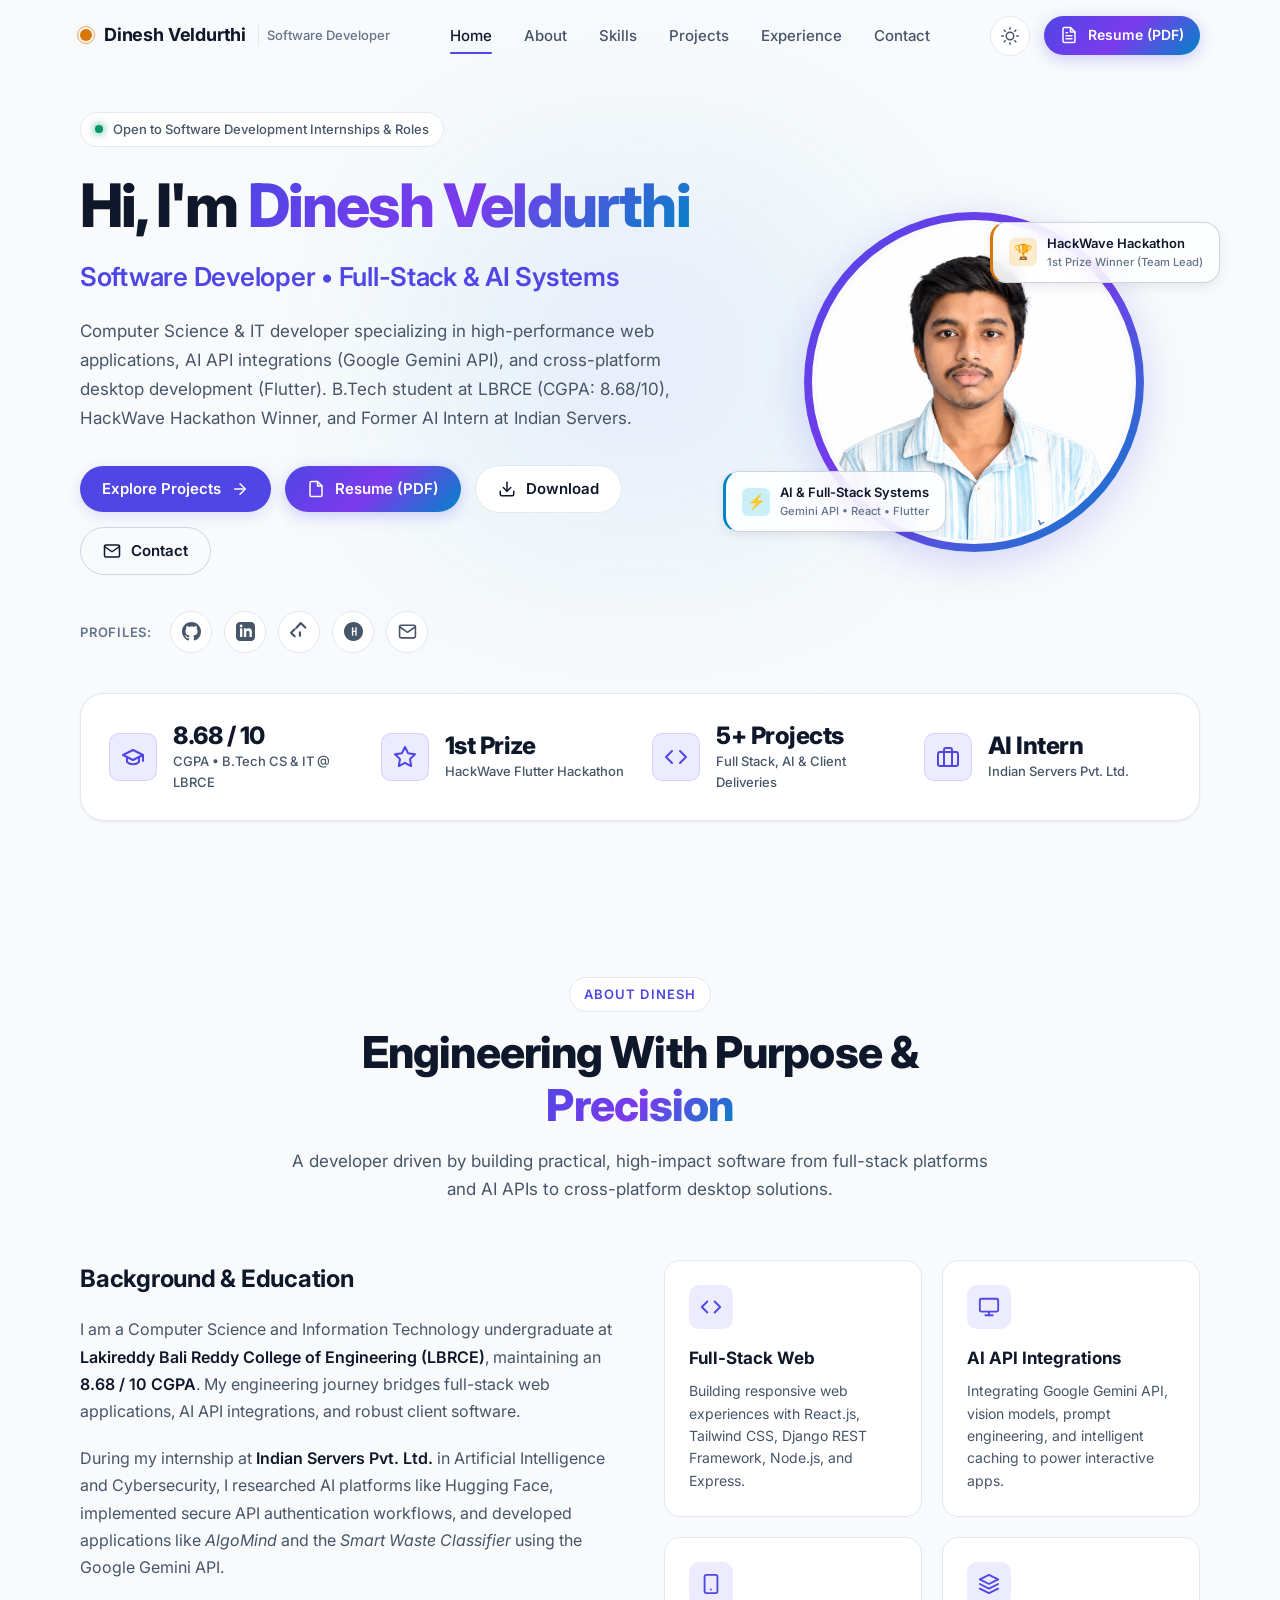
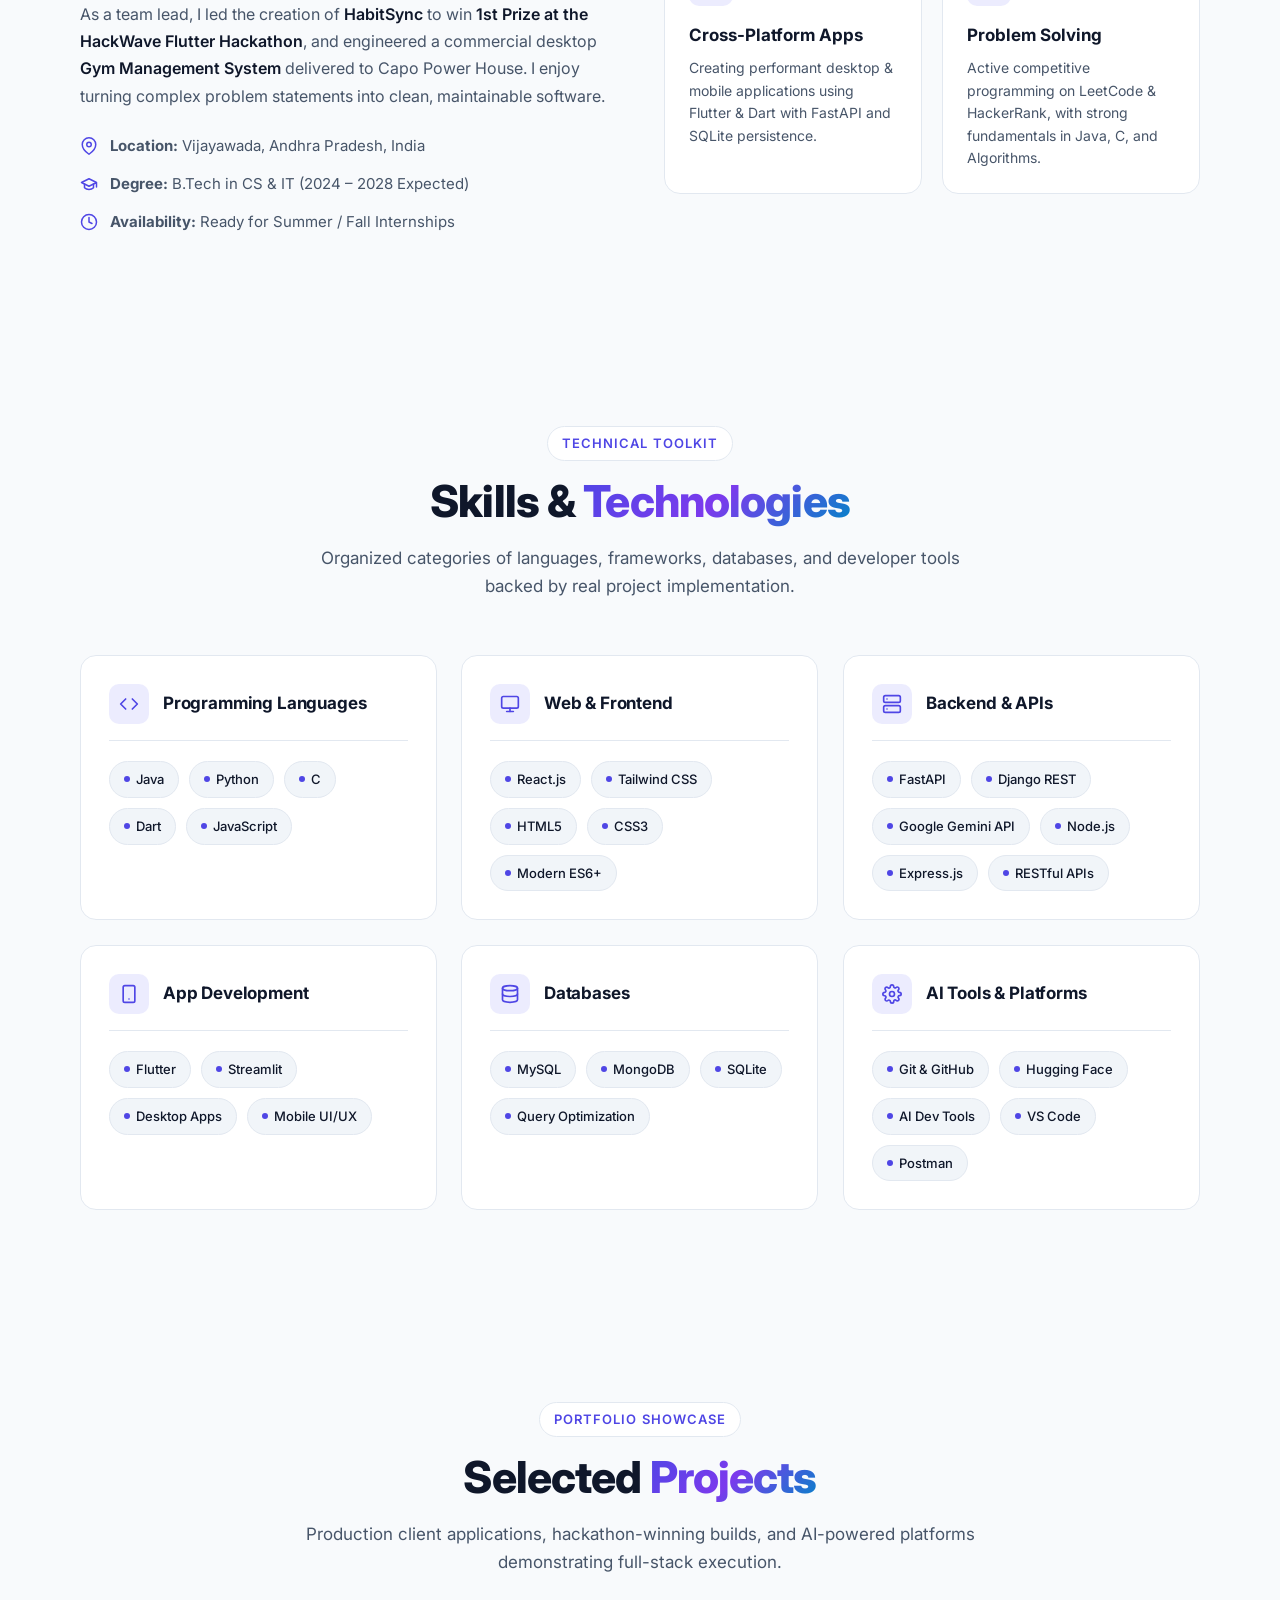
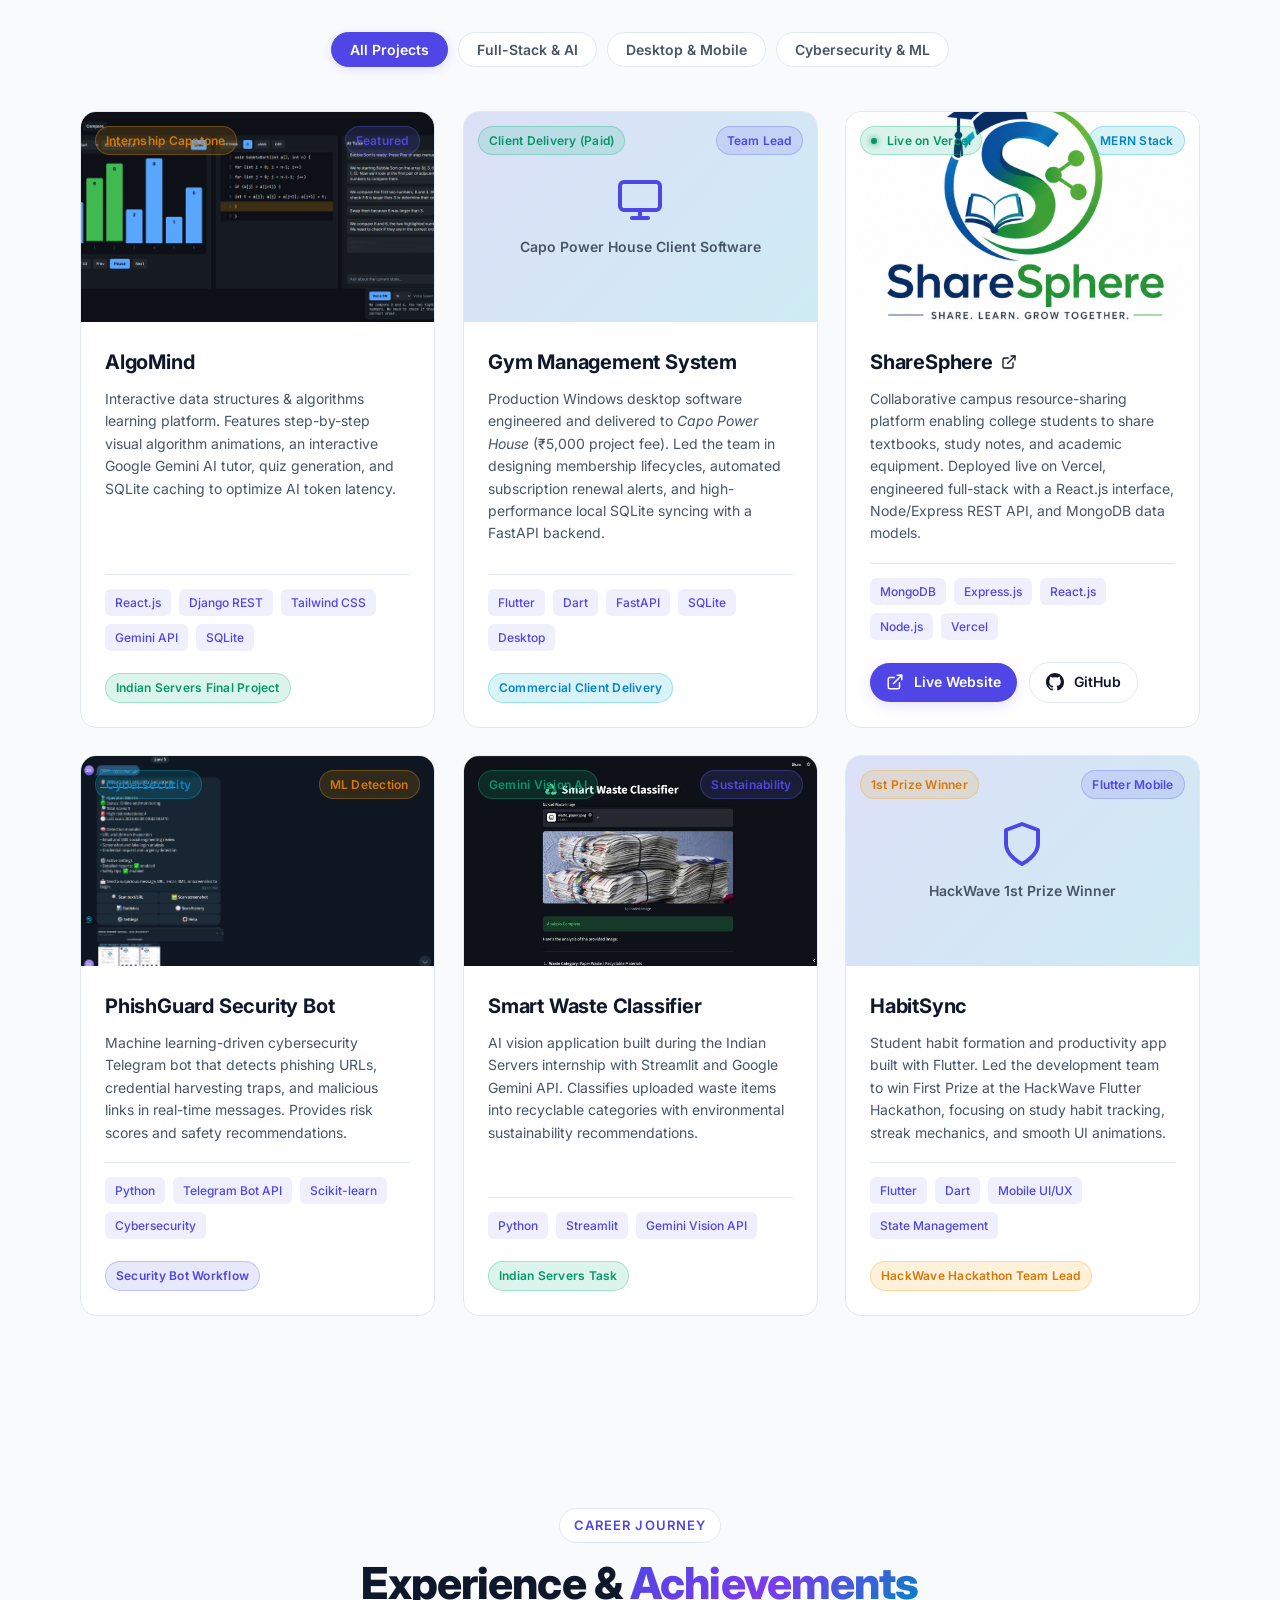
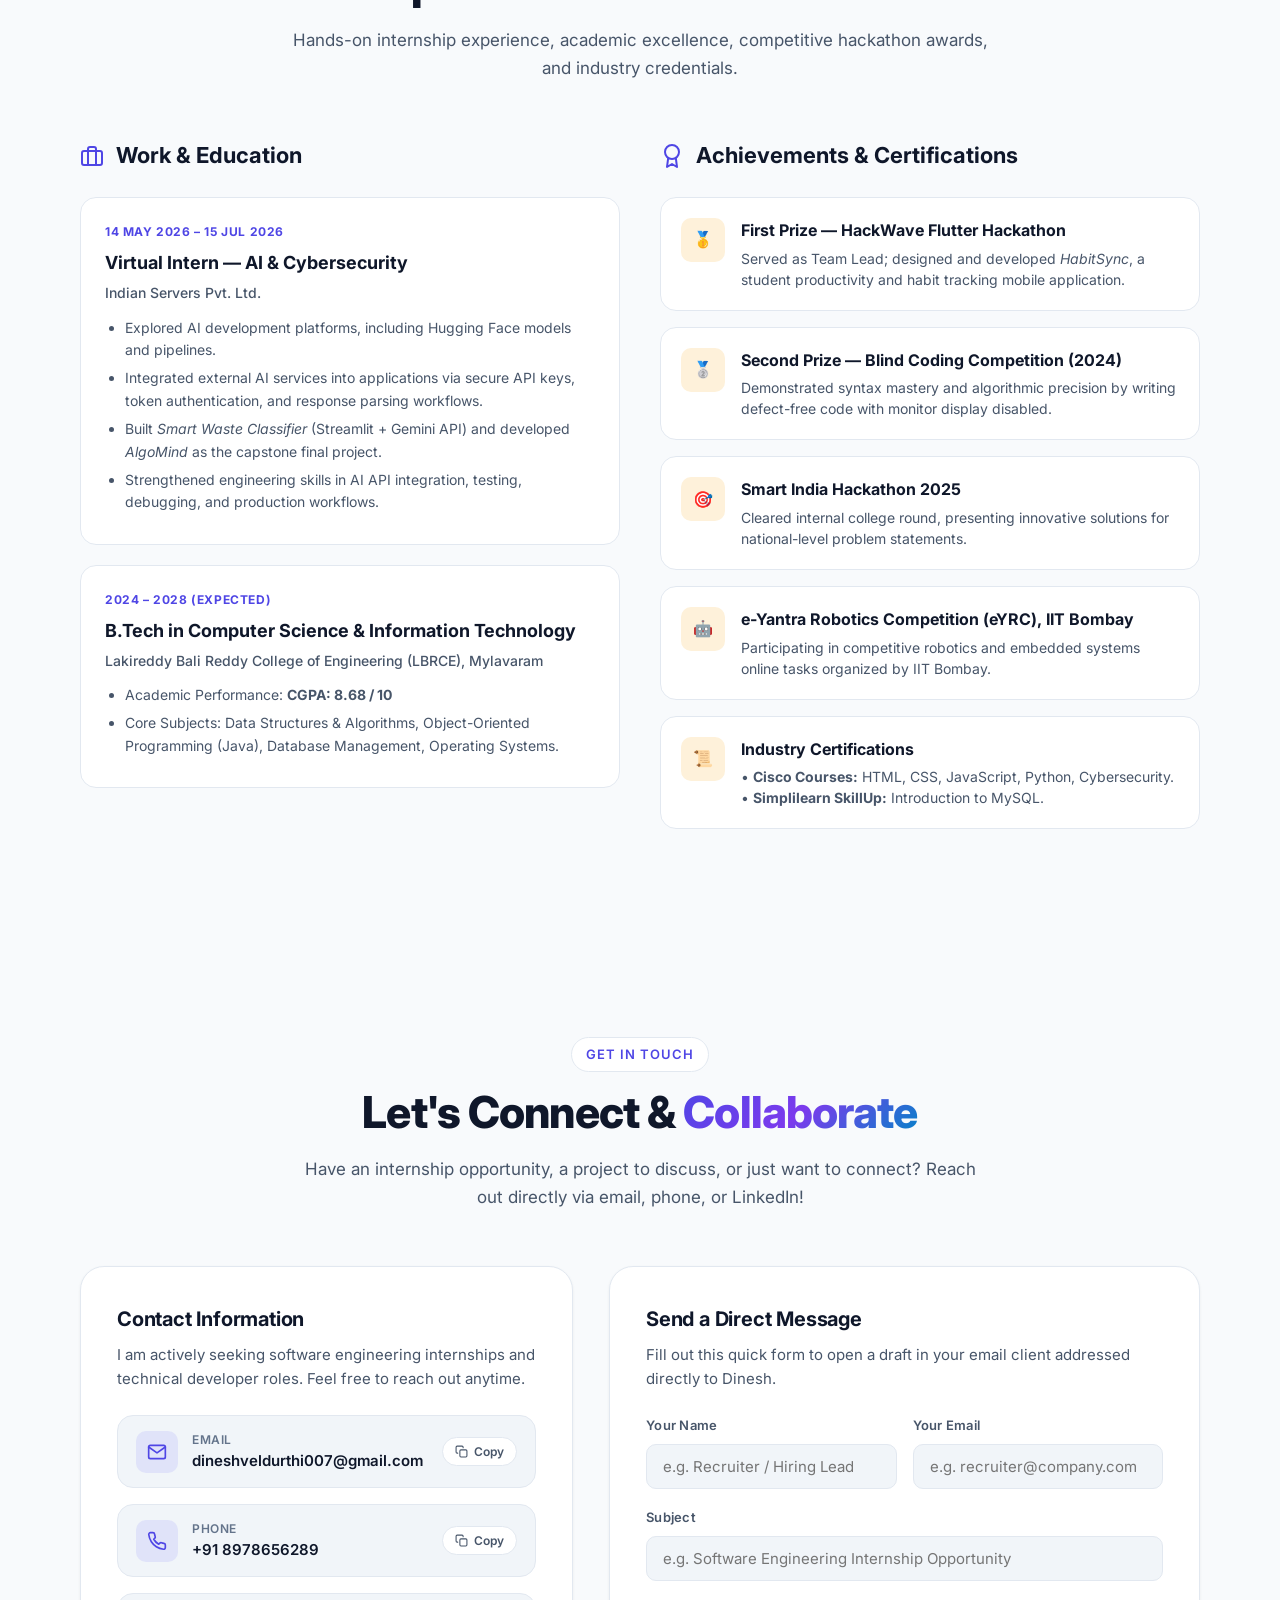
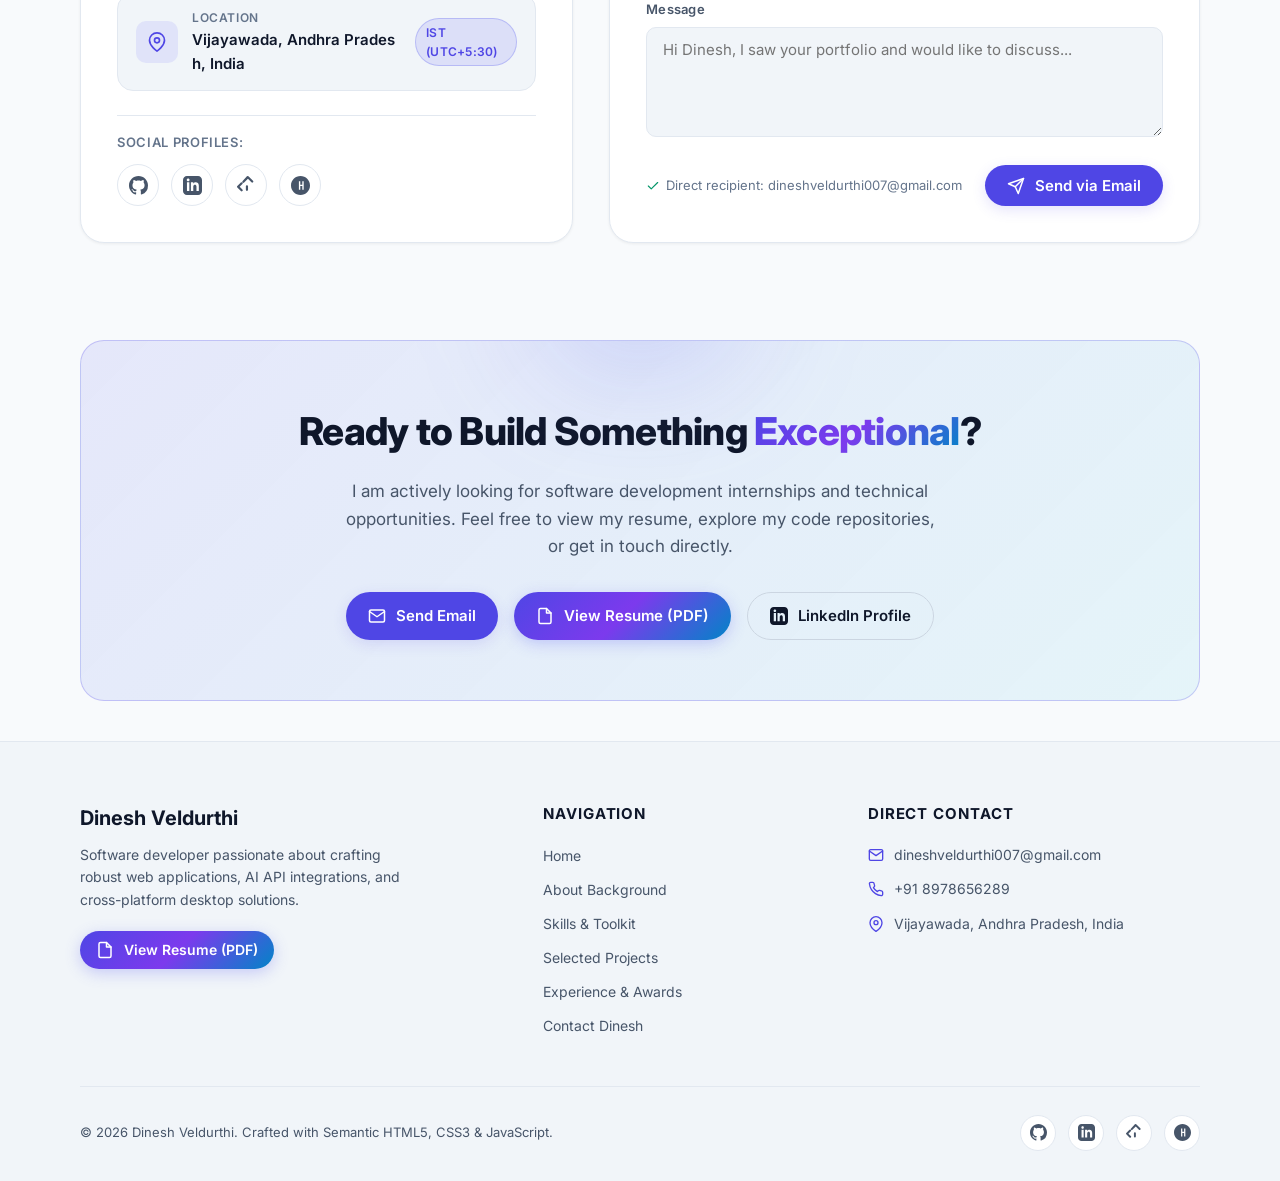
<file: projects.html>
<!DOCTYPE html>
<html lang="en">
<head>
  <meta charset="UTF-8">
  <meta http-equiv="refresh" content="0; url=index.html#projects">
  <link rel="canonical" href="index.html#projects">
  <title>Redirecting to Projects | Dinesh Veldurthi</title>
  <script>window.location.replace("index.html#projects");</script>
</head>
<body style="font-family: system-ui, -apple-system, sans-serif; background-color: #0b0f19; color: #f8fafc; display: flex; align-items: center; justify-content: center; height: 100vh; margin: 0;">
  <p>Redirecting to <a href="index.html#projects" style="color: #6366f1; text-decoration: underline;">Featured Projects Showcase</a>...</p>
</body>
</html>
</file>
<file: style.css>
/* ==========================================================================
   Dinesh Veldurthi - Professional Developer Portfolio
   Modern, Accessible, High-Performance Design System
   ========================================================================== */

/* --------------------------------------------------------------------------
   1. Design Tokens & CSS Custom Properties
   -------------------------------------------------------------------------- */
:root {
  /* Dark Theme (Default) */
  --bg-body: #0b0f19;
  --bg-surface: #111827;
  --bg-card: #151d30;
  --bg-card-hover: #1c263f;
  --bg-glass: rgba(17, 24, 39, 0.75);
  --bg-glass-card: rgba(21, 29, 48, 0.65);
  
  --border-subtle: rgba(255, 255, 255, 0.08);
  --border-card: rgba(255, 255, 255, 0.1);
  --border-hover: rgba(99, 102, 241, 0.45);
  --border-accent: rgba(99, 102, 241, 0.3);

  --text-primary: #f8fafc;
  --text-secondary: #94a3b8;
  --text-muted: #64748b;
  --text-accent: #818cf8;

  --accent-primary: #6366f1;
  --accent-primary-hover: #4f46e5;
  --accent-gradient: linear-gradient(135deg, #6366f1 0%, #8b5cf6 50%, #06b6d4 100%);
  --accent-glow: rgba(99, 102, 241, 0.25);
  
  --accent-amber: #f59e0b;
  --accent-amber-glow: rgba(245, 158, 11, 0.2);
  --accent-cyan: #06b6d4;
  --accent-emerald: #10b981;
  --accent-emerald-glow: rgba(16, 185, 129, 0.25);

  --shadow-sm: 0 2px 4px rgba(0, 0, 0, 0.3);
  --shadow-md: 0 4px 12px rgba(0, 0, 0, 0.35);
  --shadow-lg: 0 10px 30px -10px rgba(0, 0, 0, 0.5);
  --shadow-glow: 0 0 25px rgba(99, 102, 241, 0.2);

  --radius-sm: 6px;
  --radius-md: 10px;
  --radius-lg: 16px;
  --radius-xl: 24px;
  --radius-full: 9999px;

  --font-sans: 'Inter', -apple-system, BlinkMacSystemFont, 'Segoe UI', Roboto, Helvetica, Arial, sans-serif;
  --font-mono: 'JetBrains Mono', ui-monospace, SFMono-Regular, Menlo, Monaco, Consolas, monospace;

  --transition-fast: 0.15s ease;
  --transition-normal: 0.25s ease;
  --transition-smooth: 0.4s cubic-bezier(0.16, 1, 0.3, 1);

  --nav-height: 72px;
}

/* Light Theme Override */
[data-theme="light"] {
  --bg-body: #f8fafc;
  --bg-surface: #f1f5f9;
  --bg-card: #ffffff;
  --bg-card-hover: #f8fafc;
  --bg-glass: rgba(255, 255, 255, 0.85);
  --bg-glass-card: rgba(255, 255, 255, 0.85);

  --border-subtle: #e2e8f0;
  --border-card: #cbd5e1;
  --border-hover: rgba(79, 70, 229, 0.4);
  --border-accent: rgba(79, 70, 229, 0.25);

  --text-primary: #0f172a;
  --text-secondary: #475569;
  --text-muted: #64748b;
  --text-accent: #4f46e5;

  --accent-primary: #4f46e5;
  --accent-primary-hover: #4338ca;
  --accent-gradient: linear-gradient(135deg, #4f46e5 0%, #7c3aed 50%, #0284c7 100%);
  --accent-glow: rgba(79, 70, 229, 0.15);

  --accent-amber: #d97706;
  --accent-amber-glow: rgba(217, 119, 6, 0.15);
  --accent-cyan: #0284c7;
  --accent-emerald: #059669;
  --accent-emerald-glow: rgba(5, 150, 105, 0.15);

  --shadow-sm: 0 1px 3px rgba(0, 0, 0, 0.06);
  --shadow-md: 0 4px 12px rgba(0, 0, 0, 0.08);
  --shadow-lg: 0 12px 28px rgba(0, 0, 0, 0.1);
  --shadow-glow: 0 0 20px rgba(79, 70, 229, 0.12);
}

/* --------------------------------------------------------------------------
   2. Reset & Base Styles
   -------------------------------------------------------------------------- */
*, *::before, *::after {
  box-sizing: border-box;
  margin: 0;
  padding: 0;
}

html {
  scroll-behavior: smooth;
  scroll-padding-top: calc(var(--nav-height) + 20px);
}

body {
  background-color: var(--bg-body);
  color: var(--text-primary);
  font-family: var(--font-sans);
  font-size: 16px;
  line-height: 1.6;
  -webkit-font-smoothing: antialiased;
  -moz-osx-font-smoothing: grayscale;
  overflow-x: hidden;
  transition: background-color var(--transition-normal), color var(--transition-normal);
}

img {
  max-width: 100%;
  height: auto;
  display: block;
}

a {
  color: inherit;
  text-decoration: none;
  transition: color var(--transition-fast);
}

button {
  font-family: inherit;
  cursor: pointer;
  border: none;
  background: none;
}

ul, ol {
  list-style: none;
}

/* Skip link for accessibility */
.skip-link {
  position: absolute;
  top: -60px;
  left: 20px;
  background: var(--accent-primary);
  color: #fff;
  padding: 10px 16px;
  border-radius: var(--radius-sm);
  z-index: 1000;
  transition: top var(--transition-fast);
  font-weight: 600;
}

.skip-link:focus {
  top: 20px;
}

/* --------------------------------------------------------------------------
   3. Layout & Typography Utilities
   -------------------------------------------------------------------------- */
.container {
  width: 90%;
  max-width: 1200px;
  margin: 0 auto;
  padding: 0 16px;
}

.section {
  padding: 96px 0;
  position: relative;
}

.section-header {
  text-align: center;
  max-width: 700px;
  margin: 0 auto 56px auto;
}

.section-tag {
  display: inline-flex;
  align-items: center;
  gap: 8px;
  padding: 6px 14px;
  background: var(--bg-card);
  border: 1px solid var(--border-subtle);
  border-radius: var(--radius-full);
  font-size: 13px;
  font-weight: 600;
  color: var(--text-accent);
  text-transform: uppercase;
  letter-spacing: 0.08em;
  margin-bottom: 14px;
}

.section-title {
  font-size: clamp(2rem, 3.5vw, 2.75rem);
  font-weight: 800;
  line-height: 1.2;
  margin-bottom: 16px;
  letter-spacing: -0.02em;
}

.section-description {
  color: var(--text-secondary);
  font-size: 1.0625rem;
  line-height: 1.65;
}

.gradient-text {
  background: var(--accent-gradient);
  -webkit-background-clip: text;
  -webkit-text-fill-color: transparent;
  background-clip: text;
}

/* --------------------------------------------------------------------------
   4. Header & Navigation
   -------------------------------------------------------------------------- */
.header {
  position: fixed;
  top: 0;
  left: 0;
  width: 100%;
  height: var(--nav-height);
  z-index: 100;
  transition: background-color var(--transition-normal), backdrop-filter var(--transition-normal), border-color var(--transition-normal);
  border-bottom: 1px solid transparent;
}

.header.scrolled {
  background: var(--bg-glass);
  backdrop-filter: blur(14px);
  -webkit-backdrop-filter: blur(14px);
  border-bottom: 1px solid var(--border-subtle);
  box-shadow: var(--shadow-sm);
}

.nav-container {
  display: flex;
  align-items: center;
  justify-content: space-between;
  height: 100%;
}

.brand {
  display: flex;
  align-items: center;
  gap: 12px;
  font-size: 1.125rem;
  font-weight: 700;
  color: var(--text-primary);
}

.brand-dot {
  width: 12px;
  height: 12px;
  border-radius: 50%;
  background: var(--accent-amber);
  box-shadow: 0 0 10px var(--accent-amber-glow);
  position: relative;
}

.brand-dot::after {
  content: '';
  position: absolute;
  inset: -3px;
  border-radius: 50%;
  border: 1px solid var(--accent-amber);
  opacity: 0.6;
}

.brand-title {
  font-weight: 700;
  letter-spacing: -0.01em;
}

.brand-role {
  font-size: 0.8125rem;
  font-weight: 500;
  color: var(--text-muted);
  padding-left: 8px;
  border-left: 1px solid var(--border-subtle);
  display: none;
}

@media (min-width: 640px) {
  .brand-role {
    display: inline-block;
  }
}

.nav-menu {
  display: flex;
  align-items: center;
  gap: 32px;
}

.nav-link {
  font-size: 0.9375rem;
  font-weight: 500;
  color: var(--text-secondary);
  position: relative;
  padding: 6px 0;
  transition: color var(--transition-fast);
}

.nav-link:hover,
.nav-link.active {
  color: var(--text-primary);
}

.nav-link::after {
  content: '';
  position: absolute;
  bottom: 0;
  left: 0;
  width: 0;
  height: 2px;
  background: var(--accent-primary);
  border-radius: 2px;
  transition: width var(--transition-smooth);
}

.nav-link.active::after,
.nav-link:hover::after {
  width: 100%;
}

.nav-actions {
  display: flex;
  align-items: center;
  gap: 14px;
}

/* Theme Toggle Button */
.theme-toggle-btn {
  width: 40px;
  height: 40px;
  border-radius: var(--radius-full);
  display: flex;
  align-items: center;
  justify-content: center;
  color: var(--text-secondary);
  background: var(--bg-card);
  border: 1px solid var(--border-subtle);
  transition: all var(--transition-fast);
}

.theme-toggle-btn:hover {
  color: var(--text-primary);
  border-color: var(--border-hover);
  background: var(--bg-card-hover);
}

.theme-toggle-btn svg {
  width: 18px;
  height: 18px;
  transition: transform var(--transition-smooth);
}

.theme-toggle-btn:hover svg {
  transform: rotate(20deg);
}

[data-theme="light"] .icon-moon {
  display: none;
}
[data-theme="light"] .icon-sun {
  display: block;
}
:root:not([data-theme="light"]) .icon-sun {
  display: none;
}
:root:not([data-theme="light"]) .icon-moon {
  display: block;
}

/* Mobile Nav Toggle */
.mobile-toggle-btn {
  display: none;
  width: 42px;
  height: 42px;
  border-radius: var(--radius-md);
  align-items: center;
  justify-content: center;
  color: var(--text-primary);
  background: var(--bg-card);
  border: 1px solid var(--border-subtle);
}

.mobile-toggle-btn svg {
  width: 22px;
  height: 22px;
}

/* --------------------------------------------------------------------------
   5. Buttons & Badges
   -------------------------------------------------------------------------- */
.btn {
  display: inline-flex;
  align-items: center;
  justify-content: center;
  gap: 10px;
  padding: 11px 22px;
  font-size: 0.9375rem;
  font-weight: 600;
  border-radius: var(--radius-full);
  transition: all var(--transition-smooth);
  cursor: pointer;
  white-space: nowrap;
}

.btn svg {
  width: 18px;
  height: 18px;
  transition: transform var(--transition-fast);
}

.btn-primary {
  background: var(--accent-primary);
  color: #ffffff;
  box-shadow: 0 4px 14px var(--accent-glow);
}

.btn-primary:hover {
  background: var(--accent-primary-hover);
  transform: translateY(-2px);
  box-shadow: 0 6px 20px var(--accent-glow);
}

.btn-primary:hover svg {
  transform: translateY(-1px);
}

.btn-secondary {
  background: var(--bg-card);
  color: var(--text-primary);
  border: 1px solid var(--border-subtle);
}

.btn-secondary:hover {
  background: var(--bg-card-hover);
  border-color: var(--border-hover);
  transform: translateY(-2px);
}

.btn-outline {
  background: transparent;
  color: var(--text-primary);
  border: 1px solid var(--border-card);
}

.btn-outline:hover {
  background: var(--bg-card);
  border-color: var(--accent-primary);
  transform: translateY(-2px);
}

.btn-resume {
  background: var(--accent-gradient);
  color: #ffffff;
  font-weight: 600;
  box-shadow: 0 4px 15px rgba(99, 102, 241, 0.3);
}

.btn-resume:hover {
  transform: translateY(-2px);
  box-shadow: 0 6px 22px rgba(99, 102, 241, 0.45);
}

.btn-sm {
  padding: 8px 16px;
  font-size: 0.875rem;
}

.badge {
  display: inline-flex;
  align-items: center;
  gap: 6px;
  padding: 4px 10px;
  border-radius: var(--radius-full);
  font-size: 0.75rem;
  font-weight: 600;
  letter-spacing: 0.02em;
}

.badge-emerald {
  background: rgba(16, 185, 129, 0.15);
  color: var(--accent-emerald);
  border: 1px solid rgba(16, 185, 129, 0.3);
}

.badge-amber {
  background: rgba(245, 158, 11, 0.15);
  color: var(--accent-amber);
  border: 1px solid rgba(245, 158, 11, 0.3);
}

.badge-indigo {
  background: rgba(99, 102, 241, 0.15);
  color: var(--text-accent);
  border: 1px solid rgba(99, 102, 241, 0.3);
}

.badge-cyan {
  background: rgba(6, 182, 212, 0.15);
  color: var(--accent-cyan);
  border: 1px solid rgba(6, 182, 212, 0.3);
}

/* --------------------------------------------------------------------------
   6. Hero Section
   -------------------------------------------------------------------------- */
.hero {
  min-height: calc(100vh - var(--nav-height));
  display: flex;
  align-items: center;
  padding-top: calc(var(--nav-height) + 40px);
  padding-bottom: 60px;
  position: relative;
  overflow: hidden;
}

.hero-bg-glow {
  position: absolute;
  top: 15%;
  left: 50%;
  transform: translateX(-50%);
  width: 750px;
  height: 450px;
  background: radial-gradient(circle, rgba(99, 102, 241, 0.12) 0%, rgba(6, 182, 212, 0.05) 50%, transparent 70%);
  filter: blur(80px);
  pointer-events: none;
  z-index: 0;
}

.hero-grid {
  display: grid;
  grid-template-columns: 1.15fr 0.85fr;
  align-items: center;
  gap: 56px;
  position: relative;
  z-index: 1;
}

.hero-content {
  max-width: 620px;
}

.hero-status-pill {
  display: inline-flex;
  align-items: center;
  gap: 10px;
  padding: 6px 14px;
  background: var(--bg-card);
  border: 1px solid var(--border-subtle);
  border-radius: var(--radius-full);
  font-size: 0.8125rem;
  font-weight: 500;
  color: var(--text-secondary);
  margin-bottom: 24px;
}

.status-dot {
  width: 8px;
  height: 8px;
  background: var(--accent-emerald);
  border-radius: 50%;
  box-shadow: 0 0 8px var(--accent-emerald);
  animation: pulse-dot 2s infinite ease-in-out;
}

@keyframes pulse-dot {
  0%, 100% { transform: scale(1); opacity: 1; }
  50% { transform: scale(1.3); opacity: 0.7; }
}

.hero-title {
  font-size: clamp(2.5rem, 5vw, 3.75rem);
  font-weight: 800;
  line-height: 1.15;
  letter-spacing: -0.03em;
  margin-bottom: 16px;
}

.hero-role {
  font-size: clamp(1.25rem, 2.2vw, 1.625rem);
  font-weight: 600;
  color: var(--text-accent);
  margin-bottom: 20px;
  letter-spacing: -0.01em;
}

.hero-bio {
  font-size: 1.0625rem;
  line-height: 1.7;
  color: var(--text-secondary);
  margin-bottom: 32px;
}

.hero-actions {
  display: flex;
  flex-wrap: wrap;
  align-items: center;
  gap: 14px;
  margin-bottom: 36px;
}

.hero-socials {
  display: flex;
  align-items: center;
  gap: 12px;
}

.hero-social-label {
  font-size: 0.8125rem;
  font-weight: 600;
  text-transform: uppercase;
  letter-spacing: 0.06em;
  color: var(--text-muted);
  margin-right: 6px;
}

.social-icon-btn {
  width: 42px;
  height: 42px;
  border-radius: var(--radius-full);
  display: flex;
  align-items: center;
  justify-content: center;
  background: var(--bg-card);
  border: 1px solid var(--border-subtle);
  color: var(--text-secondary);
  transition: all var(--transition-fast);
}

.social-icon-btn svg {
  width: 19px;
  height: 19px;
}

.social-icon-btn:hover {
  color: var(--accent-primary);
  border-color: var(--border-hover);
  background: var(--bg-card-hover);
  transform: translateY(-2px);
}

/* Hero Avatar Column */
.hero-visual {
  position: relative;
  display: flex;
  justify-content: center;
  align-items: center;
}

.avatar-wrapper {
  position: relative;
  width: 340px;
  height: 340px;
  border-radius: 50%;
  padding: 8px;
  background: var(--accent-gradient);
  box-shadow: 0 10px 40px rgba(99, 102, 241, 0.25);
  animation: float-avatar 6s ease-in-out infinite;
}

@keyframes float-avatar {
  0%, 100% { transform: translateY(0); }
  50% { transform: translateY(-8px); }
}

.avatar-inner {
  width: 100%;
  height: 100%;
  border-radius: 50%;
  overflow: hidden;
  background: var(--bg-surface);
  border: 4px solid var(--bg-body);
}

.avatar-inner img {
  width: 100%;
  height: 100%;
  object-fit: cover;
  object-position: center 15%;
  transition: transform 0.5s ease;
}

.avatar-wrapper:hover .avatar-inner img {
  transform: scale(1.05);
}

/* Floating Badges */
.floating-badge {
  position: absolute;
  display: flex;
  align-items: center;
  gap: 10px;
  padding: 10px 16px;
  background: var(--bg-glass-card);
  backdrop-filter: blur(12px);
  -webkit-backdrop-filter: blur(12px);
  border: 1px solid var(--border-card);
  border-radius: var(--radius-lg);
  box-shadow: var(--shadow-md);
  font-size: 0.8125rem;
  font-weight: 600;
  z-index: 2;
  white-space: nowrap;
}

.badge-top-right {
  top: 10px;
  right: -20px;
  border-left: 3px solid var(--accent-amber);
}

.badge-bottom-left {
  bottom: 20px;
  left: -25px;
  border-left: 3px solid var(--accent-cyan);
}

.floating-icon {
  width: 28px;
  height: 28px;
  border-radius: var(--radius-sm);
  display: flex;
  align-items: center;
  justify-content: center;
  font-size: 15px;
}

.floating-icon.gold {
  background: rgba(245, 158, 11, 0.2);
  color: var(--accent-amber);
}

.floating-icon.cyan {
  background: rgba(6, 182, 212, 0.2);
  color: var(--accent-cyan);
}

/* --------------------------------------------------------------------------
   7. Highlights / Stats Bar
   -------------------------------------------------------------------------- */
.stats-strip {
  margin-top: 40px;
  padding: 28px;
  background: var(--bg-card);
  border: 1px solid var(--border-subtle);
  border-radius: var(--radius-xl);
  box-shadow: var(--shadow-sm);
}

.stats-grid {
  display: grid;
  grid-template-columns: repeat(4, 1fr);
  gap: 24px;
}

.stat-item {
  display: flex;
  align-items: center;
  gap: 16px;
}

.stat-icon-wrapper {
  width: 48px;
  height: 48px;
  border-radius: var(--radius-md);
  background: rgba(99, 102, 241, 0.12);
  border: 1px solid rgba(99, 102, 241, 0.2);
  display: flex;
  align-items: center;
  justify-content: center;
  color: var(--accent-primary);
  flex-shrink: 0;
}

.stat-icon-wrapper svg {
  width: 24px;
  height: 24px;
}

.stat-value {
  font-size: 1.5rem;
  font-weight: 800;
  line-height: 1.2;
  color: var(--text-primary);
  letter-spacing: -0.02em;
}

.stat-label {
  font-size: 0.8125rem;
  color: var(--text-secondary);
  font-weight: 500;
}

/* --------------------------------------------------------------------------
   8. About Section
   -------------------------------------------------------------------------- */
.about-grid {
  display: grid;
  grid-template-columns: 1fr 1fr;
  gap: 48px;
  align-items: start;
}

.about-story h3 {
  font-size: 1.5rem;
  font-weight: 700;
  margin-bottom: 18px;
  letter-spacing: -0.01em;
}

.about-story p {
  color: var(--text-secondary);
  margin-bottom: 20px;
  line-height: 1.7;
}

.about-story p strong {
  color: var(--text-primary);
  font-weight: 600;
}

.about-details-list {
  display: flex;
  flex-direction: column;
  gap: 14px;
  margin-top: 24px;
}

.about-detail-item {
  display: flex;
  align-items: center;
  gap: 12px;
  font-size: 0.9375rem;
  color: var(--text-secondary);
}

.about-detail-item svg {
  width: 18px;
  height: 18px;
  color: var(--accent-primary);
  flex-shrink: 0;
}

.about-cards-grid {
  display: grid;
  grid-template-columns: repeat(2, 1fr);
  gap: 20px;
}

.feature-card {
  background: var(--bg-card);
  border: 1px solid var(--border-subtle);
  border-radius: var(--radius-lg);
  padding: 24px;
  transition: all var(--transition-smooth);
}

.feature-card:hover {
  border-color: var(--border-hover);
  background: var(--bg-card-hover);
  transform: translateY(-4px);
  box-shadow: var(--shadow-md);
}

.feature-icon {
  width: 44px;
  height: 44px;
  border-radius: var(--radius-md);
  background: rgba(99, 102, 241, 0.12);
  display: flex;
  align-items: center;
  justify-content: center;
  color: var(--accent-primary);
  margin-bottom: 16px;
}

.feature-icon svg {
  width: 22px;
  height: 22px;
}

.feature-card h4 {
  font-size: 1.0625rem;
  font-weight: 700;
  margin-bottom: 8px;
}

.feature-card p {
  font-size: 0.875rem;
  color: var(--text-secondary);
  line-height: 1.6;
}

/* --------------------------------------------------------------------------
   9. Skills Section
   -------------------------------------------------------------------------- */
.skills-grid {
  display: grid;
  grid-template-columns: repeat(3, 1fr);
  gap: 24px;
}

.skill-category-card {
  background: var(--bg-card);
  border: 1px solid var(--border-subtle);
  border-radius: var(--radius-lg);
  padding: 28px;
  transition: all var(--transition-smooth);
}

.skill-category-card:hover {
  border-color: var(--border-hover);
  transform: translateY(-4px);
  box-shadow: var(--shadow-md);
}

.skill-category-header {
  display: flex;
  align-items: center;
  gap: 14px;
  margin-bottom: 20px;
  padding-bottom: 16px;
  border-bottom: 1px solid var(--border-subtle);
}

.skill-cat-icon {
  width: 40px;
  height: 40px;
  border-radius: var(--radius-md);
  background: rgba(99, 102, 241, 0.12);
  color: var(--accent-primary);
  display: flex;
  align-items: center;
  justify-content: center;
  flex-shrink: 0;
}

.skill-cat-icon svg {
  width: 20px;
  height: 20px;
}

.skill-category-header h3 {
  font-size: 1.0625rem;
  font-weight: 700;
  letter-spacing: -0.01em;
}

.skill-tags {
  display: flex;
  flex-wrap: wrap;
  gap: 10px;
}

.skill-pill {
  display: inline-flex;
  align-items: center;
  gap: 6px;
  padding: 7px 14px;
  background: var(--bg-surface);
  border: 1px solid var(--border-subtle);
  border-radius: var(--radius-full);
  font-size: 0.8125rem;
  font-weight: 500;
  color: var(--text-primary);
  transition: all var(--transition-fast);
}

.skill-pill:hover {
  border-color: var(--accent-primary);
  color: var(--text-accent);
  transform: translateY(-1px);
}

.skill-dot {
  width: 6px;
  height: 6px;
  border-radius: 50%;
  background: var(--accent-primary);
}

/* --------------------------------------------------------------------------
   10. Projects Section
   -------------------------------------------------------------------------- */
.projects-filter-bar {
  display: flex;
  justify-content: center;
  flex-wrap: wrap;
  gap: 10px;
  margin-bottom: 44px;
}

.filter-btn {
  padding: 8px 18px;
  border-radius: var(--radius-full);
  font-size: 0.875rem;
  font-weight: 600;
  color: var(--text-secondary);
  background: var(--bg-card);
  border: 1px solid var(--border-subtle);
  transition: all var(--transition-fast);
}

.filter-btn:hover {
  color: var(--text-primary);
  border-color: var(--border-card);
}

.filter-btn.active {
  background: var(--accent-primary);
  color: #ffffff;
  border-color: var(--accent-primary);
  box-shadow: 0 2px 10px var(--accent-glow);
}

.projects-grid {
  display: grid;
  grid-template-columns: repeat(3, 1fr);
  gap: 28px;
}

.project-card {
  background: var(--bg-card);
  border: 1px solid var(--border-subtle);
  border-radius: var(--radius-lg);
  overflow: hidden;
  display: flex;
  flex-direction: column;
  transition: all var(--transition-smooth);
}

.project-card:hover {
  border-color: var(--border-hover);
  transform: translateY(-6px);
  box-shadow: var(--shadow-lg);
}

.project-thumbnail {
  position: relative;
  width: 100%;
  height: 210px;
  overflow: hidden;
  background: var(--bg-surface);
}

.project-thumbnail img {
  width: 100%;
  height: 100%;
  object-fit: cover;
  transition: transform 0.5s ease;
}

.project-card:hover .project-thumbnail img {
  transform: scale(1.05);
}

.project-mockup-fallback {
  width: 100%;
  height: 100%;
  display: flex;
  flex-direction: column;
  align-items: center;
  justify-content: center;
  gap: 12px;
  background: linear-gradient(135deg, rgba(99, 102, 241, 0.15), rgba(6, 182, 212, 0.15));
  color: var(--text-primary);
}

.project-mockup-fallback svg {
  width: 48px;
  height: 48px;
  color: var(--accent-primary);
}

.project-mockup-fallback span {
  font-size: 0.875rem;
  font-weight: 600;
  color: var(--text-secondary);
}

.project-badges-row {
  position: absolute;
  top: 14px;
  left: 14px;
  right: 14px;
  display: flex;
  justify-content: space-between;
  align-items: center;
  pointer-events: none;
}

.project-body {
  padding: 24px;
  display: flex;
  flex-direction: column;
  flex-grow: 1;
}

.project-title {
  font-size: 1.25rem;
  font-weight: 700;
  margin-bottom: 10px;
  letter-spacing: -0.01em;
}

.project-desc {
  font-size: 0.875rem;
  color: var(--text-secondary);
  line-height: 1.6;
  margin-bottom: 18px;
  flex-grow: 1;
}

.project-tech-stack {
  display: flex;
  flex-wrap: wrap;
  gap: 8px;
  margin-bottom: 22px;
  padding-top: 14px;
  border-top: 1px solid var(--border-subtle);
}

.tech-tag {
  font-size: 0.75rem;
  font-weight: 500;
  color: var(--text-accent);
  background: rgba(99, 102, 241, 0.1);
  padding: 4px 10px;
  border-radius: var(--radius-sm);
}

.project-actions {
  display: flex;
  align-items: center;
  gap: 12px;
}

.project-link {
  display: inline-flex;
  align-items: center;
  gap: 6px;
  font-size: 0.875rem;
  font-weight: 600;
  color: var(--text-primary);
  transition: color var(--transition-fast);
}

.project-link:hover {
  color: var(--accent-primary);
}

.project-link svg {
  width: 16px;
  height: 16px;
}

/* --------------------------------------------------------------------------
   11. Experience, Education & Achievements
   -------------------------------------------------------------------------- */
.experience-grid {
  display: grid;
  grid-template-columns: 1fr 1fr;
  gap: 40px;
}

.timeline-column h3 {
  font-size: 1.375rem;
  font-weight: 700;
  margin-bottom: 24px;
  display: flex;
  align-items: center;
  gap: 12px;
}

.timeline-column h3 svg {
  width: 24px;
  height: 24px;
  color: var(--accent-primary);
}

.timeline-card {
  position: relative;
  background: var(--bg-card);
  border: 1px solid var(--border-subtle);
  border-radius: var(--radius-lg);
  padding: 24px;
  margin-bottom: 20px;
  transition: all var(--transition-smooth);
}

.timeline-card:hover {
  border-color: var(--border-hover);
  transform: translateX(4px);
  box-shadow: var(--shadow-sm);
}

.timeline-period {
  font-size: 0.75rem;
  font-weight: 700;
  text-transform: uppercase;
  letter-spacing: 0.05em;
  color: var(--accent-primary);
  margin-bottom: 8px;
}

.timeline-role {
  font-size: 1.125rem;
  font-weight: 700;
  margin-bottom: 4px;
}

.timeline-org {
  font-size: 0.875rem;
  color: var(--text-secondary);
  font-weight: 500;
  margin-bottom: 12px;
}

.timeline-points {
  list-style: disc;
  padding-left: 20px;
  color: var(--text-secondary);
  font-size: 0.875rem;
  line-height: 1.6;
}

.timeline-points li {
  margin-bottom: 6px;
}

.achievement-card {
  display: flex;
  align-items: flex-start;
  gap: 16px;
  background: var(--bg-card);
  border: 1px solid var(--border-subtle);
  border-radius: var(--radius-lg);
  padding: 20px;
  margin-bottom: 16px;
  transition: all var(--transition-smooth);
}

.achievement-card:hover {
  border-color: var(--border-hover);
  transform: translateX(4px);
}

.achievement-icon {
  width: 44px;
  height: 44px;
  border-radius: var(--radius-md);
  background: rgba(245, 158, 11, 0.15);
  color: var(--accent-amber);
  display: flex;
  align-items: center;
  justify-content: center;
  flex-shrink: 0;
}

.achievement-icon svg {
  width: 22px;
  height: 22px;
}

.achievement-info h4 {
  font-size: 1rem;
  font-weight: 700;
  margin-bottom: 4px;
}

.achievement-info p {
  font-size: 0.875rem;
  color: var(--text-secondary);
  line-height: 1.5;
}

/* --------------------------------------------------------------------------
   12. Call to Action Banner
   -------------------------------------------------------------------------- */
.cta-banner {
  background: linear-gradient(135deg, rgba(99, 102, 241, 0.12) 0%, rgba(6, 182, 212, 0.08) 100%);
  border: 1px solid var(--border-accent);
  border-radius: var(--radius-xl);
  padding: 60px 40px;
  text-align: center;
  position: relative;
  overflow: hidden;
  margin-bottom: 40px;
}

.cta-banner-glow {
  position: absolute;
  top: -50%;
  left: 50%;
  transform: translateX(-50%);
  width: 400px;
  height: 250px;
  background: radial-gradient(circle, rgba(99, 102, 241, 0.25) 0%, transparent 70%);
  filter: blur(50px);
  pointer-events: none;
}

.cta-banner h2 {
  font-size: clamp(1.75rem, 3vw, 2.5rem);
  font-weight: 800;
  letter-spacing: -0.02em;
  margin-bottom: 16px;
}

.cta-banner p {
  color: var(--text-secondary);
  font-size: 1.0625rem;
  max-width: 600px;
  margin: 0 auto 32px auto;
  line-height: 1.6;
}

.cta-actions {
  display: flex;
  justify-content: center;
  flex-wrap: wrap;
  gap: 16px;
}

/* --------------------------------------------------------------------------
   12. Contact Section
   -------------------------------------------------------------------------- */
.contact-grid {
  display: grid;
  grid-template-columns: 1fr 1.2fr;
  gap: 36px;
  align-items: stretch;
}

.contact-card {
  background: var(--bg-card);
  border: 1px solid var(--border-subtle);
  border-radius: var(--radius-xl);
  padding: 36px;
  box-shadow: var(--shadow-sm);
  display: flex;
  flex-direction: column;
  transition: all var(--transition-smooth);
}

.contact-card:hover {
  border-color: var(--border-hover);
  box-shadow: var(--shadow-md);
}

.contact-card-title {
  font-size: 1.25rem;
  font-weight: 700;
  margin-bottom: 8px;
  letter-spacing: -0.01em;
}

.contact-card-desc {
  font-size: 0.9375rem;
  color: var(--text-secondary);
  margin-bottom: 24px;
  line-height: 1.6;
}

.contact-methods {
  display: flex;
  flex-direction: column;
  gap: 16px;
  margin-bottom: 24px;
}

.contact-method-item {
  display: flex;
  align-items: center;
  justify-content: space-between;
  gap: 16px;
  padding: 14px 18px;
  background: var(--bg-surface);
  border: 1px solid var(--border-subtle);
  border-radius: var(--radius-lg);
  transition: all var(--transition-fast);
}

.contact-method-item:hover {
  border-color: var(--border-hover);
  background: var(--bg-card-hover);
}

.contact-method-left {
  display: flex;
  align-items: center;
  gap: 14px;
}

.contact-method-icon {
  width: 42px;
  height: 42px;
  border-radius: var(--radius-md);
  background: rgba(99, 102, 241, 0.12);
  color: var(--accent-primary);
  display: flex;
  align-items: center;
  justify-content: center;
  flex-shrink: 0;
}

.contact-method-icon svg {
  width: 20px;
  height: 20px;
}

.contact-method-label {
  font-size: 0.75rem;
  font-weight: 600;
  text-transform: uppercase;
  letter-spacing: 0.05em;
  color: var(--text-muted);
}

.contact-method-val {
  font-size: 0.9375rem;
  font-weight: 600;
  color: var(--text-primary);
  word-break: break-all;
}

.contact-method-val a:hover {
  color: var(--accent-primary);
}

.copy-btn {
  display: inline-flex;
  align-items: center;
  gap: 6px;
  padding: 6px 12px;
  border-radius: var(--radius-full);
  font-size: 0.75rem;
  font-weight: 600;
  background: var(--bg-card);
  border: 1px solid var(--border-subtle);
  color: var(--text-secondary);
  transition: all var(--transition-fast);
  cursor: pointer;
  white-space: nowrap;
}

.copy-btn:hover {
  border-color: var(--accent-primary);
  color: var(--text-accent);
}

.copy-btn.copied {
  background: rgba(16, 185, 129, 0.15);
  border-color: var(--accent-emerald);
  color: var(--accent-emerald);
}

/* Contact Form */
.contact-form {
  display: flex;
  flex-direction: column;
  gap: 18px;
  height: 100%;
}

.form-row {
  display: grid;
  grid-template-columns: 1fr 1fr;
  gap: 16px;
}

.form-group {
  display: flex;
  flex-direction: column;
  gap: 8px;
}

.form-label {
  font-size: 0.8125rem;
  font-weight: 600;
  color: var(--text-secondary);
  letter-spacing: 0.02em;
}

.form-input,
.form-select,
.form-textarea {
  width: 100%;
  padding: 12px 16px;
  background: var(--bg-surface);
  border: 1px solid var(--border-subtle);
  border-radius: var(--radius-md);
  color: var(--text-primary);
  font-family: inherit;
  font-size: 0.9375rem;
  transition: all var(--transition-fast);
}

.form-input:focus,
.form-select:focus,
.form-textarea:focus {
  outline: none;
  border-color: var(--accent-primary);
  box-shadow: 0 0 0 3px var(--accent-glow);
  background: var(--bg-card);
}

.form-textarea {
  resize: vertical;
  min-height: 110px;
}

.form-notice {
  font-size: 0.8125rem;
  color: var(--text-muted);
  display: flex;
  align-items: center;
  gap: 6px;
}

.form-notice svg {
  width: 14px;
  height: 14px;
  color: var(--accent-emerald);
}

/* Status dot small */
.status-dot-sm {
  width: 6px;
  height: 6px;
  border-radius: 50%;
  background: var(--accent-emerald);
  box-shadow: 0 0 6px var(--accent-emerald);
  display: inline-block;
  margin-right: 4px;
  animation: pulse-dot 2s infinite ease-in-out;
}

.project-thumbnail-link {
  cursor: pointer;
  display: block;
}

.project-title-link {
  display: inline-flex;
  align-items: center;
  gap: 8px;
  color: inherit;
  transition: color var(--transition-fast);
}

.project-title-link:hover {
  color: var(--accent-primary);
}

.project-title-link svg {
  transition: transform var(--transition-fast);
}

.project-title-link:hover svg {
  transform: translate(2px, -2px);
}

/* --------------------------------------------------------------------------
   13. Footer
   -------------------------------------------------------------------------- */
.footer {
  background: var(--bg-surface);
  border-top: 1px solid var(--border-subtle);
  padding: 60px 0 30px 0;
  color: var(--text-secondary);
  font-size: 0.9375rem;
}

.footer-top {
  display: grid;
  grid-template-columns: 1.5fr 1fr 1.2fr;
  gap: 48px;
  padding-bottom: 48px;
  border-bottom: 1px solid var(--border-subtle);
}

.footer-brand h3 {
  font-size: 1.25rem;
  font-weight: 700;
  color: var(--text-primary);
  margin-bottom: 10px;
}

.footer-brand p {
  font-size: 0.875rem;
  line-height: 1.6;
  max-width: 320px;
  margin-bottom: 20px;
}

.footer-nav h4,
.footer-contact h4 {
  font-size: 0.9375rem;
  font-weight: 700;
  color: var(--text-primary);
  text-transform: uppercase;
  letter-spacing: 0.06em;
  margin-bottom: 18px;
}

.footer-nav-list {
  display: flex;
  flex-direction: column;
  gap: 10px;
}

.footer-nav-list a {
  font-size: 0.875rem;
  color: var(--text-secondary);
  transition: color var(--transition-fast);
}

.footer-nav-list a:hover {
  color: var(--text-primary);
}

.footer-contact-info {
  display: flex;
  flex-direction: column;
  gap: 12px;
  font-size: 0.875rem;
}

.footer-contact-item {
  display: flex;
  align-items: center;
  gap: 10px;
}

.footer-contact-item svg {
  width: 16px;
  height: 16px;
  color: var(--accent-primary);
  flex-shrink: 0;
}

.footer-contact-item a:hover {
  color: var(--text-primary);
}

.footer-bottom {
  display: flex;
  align-items: center;
  justify-content: space-between;
  padding-top: 28px;
  font-size: 0.8125rem;
}

.footer-social-icons {
  display: flex;
  align-items: center;
  gap: 12px;
}

.footer-social-link {
  width: 36px;
  height: 36px;
  border-radius: var(--radius-full);
  display: flex;
  align-items: center;
  justify-content: center;
  background: var(--bg-card);
  border: 1px solid var(--border-subtle);
  color: var(--text-secondary);
  transition: all var(--transition-fast);
}

.footer-social-link svg {
  width: 17px;
  height: 17px;
}

.footer-social-link:hover {
  color: var(--accent-primary);
  border-color: var(--border-hover);
  transform: translateY(-2px);
}

/* Back to Top Button */
.back-to-top {
  position: fixed;
  bottom: 30px;
  right: 30px;
  width: 44px;
  height: 44px;
  border-radius: var(--radius-full);
  background: var(--bg-card);
  border: 1px solid var(--border-subtle);
  color: var(--text-secondary);
  display: flex;
  align-items: center;
  justify-content: center;
  box-shadow: var(--shadow-md);
  z-index: 90;
  opacity: 0;
  visibility: hidden;
  transform: translateY(12px);
  transition: all var(--transition-smooth);
}

.back-to-top.visible {
  opacity: 1;
  visibility: visible;
  transform: translateY(0);
}

.back-to-top:hover {
  color: #fff;
  background: var(--accent-primary);
  border-color: var(--accent-primary);
  transform: translateY(-3px);
  box-shadow: 0 4px 14px var(--accent-glow);
}

.back-to-top svg {
  width: 20px;
  height: 20px;
}

/* --------------------------------------------------------------------------
   14. Mobile Drawer Menu
   -------------------------------------------------------------------------- */
.mobile-drawer {
  position: fixed;
  top: var(--nav-height);
  left: 0;
  width: 100%;
  background: var(--bg-surface);
  border-bottom: 1px solid var(--border-subtle);
  padding: 24px;
  display: flex;
  flex-direction: column;
  gap: 18px;
  transform: translateY(-120%);
  opacity: 0;
  visibility: hidden;
  transition: all var(--transition-smooth);
  z-index: 99;
  box-shadow: var(--shadow-lg);
}

.mobile-drawer.open {
  transform: translateY(0);
  opacity: 1;
  visibility: visible;
}

.mobile-nav-link {
  font-size: 1.125rem;
  font-weight: 600;
  color: var(--text-secondary);
  padding: 10px 0;
  border-bottom: 1px solid var(--border-subtle);
}

.mobile-nav-link.active,
.mobile-nav-link:hover {
  color: var(--text-primary);
}

.mobile-actions {
  display: flex;
  flex-direction: column;
  gap: 12px;
  margin-top: 10px;
}

/* --------------------------------------------------------------------------
   15. Scroll Reveal Animations & Micro-interactions
   -------------------------------------------------------------------------- */
.reveal {
  opacity: 0;
  transform: translateY(28px);
  transition: opacity 0.7s cubic-bezier(0.16, 1, 0.3, 1), transform 0.7s cubic-bezier(0.16, 1, 0.3, 1);
  will-change: opacity, transform;
}

.reveal.revealed {
  opacity: 1;
  transform: translateY(0);
}

.reveal-delay-1 { transition-delay: 0.1s; }
.reveal-delay-2 { transition-delay: 0.2s; }
.reveal-delay-3 { transition-delay: 0.3s; }
.reveal-delay-4 { transition-delay: 0.4s; }

/* --------------------------------------------------------------------------
   16. Accessibility & Reduced Motion
   -------------------------------------------------------------------------- */
@media (prefers-reduced-motion: reduce) {
  *, *::before, *::after {
    animation-duration: 0.01ms !important;
    animation-iteration-count: 1 !important;
    transition-duration: 0.01ms !important;
    scroll-behavior: auto !important;
  }

  .reveal {
    opacity: 1 !important;
    transform: none !important;
  }

  .avatar-wrapper {
    animation: none !important;
  }

  .status-dot {
    animation: none !important;
  }
}

/* --------------------------------------------------------------------------
   17. Responsive Media Queries
   -------------------------------------------------------------------------- */
@media (max-width: 1024px) {
  .hero-grid {
    grid-template-columns: 1fr;
    text-align: center;
    gap: 48px;
  }

  .hero-content {
    max-width: 100%;
    margin: 0 auto;
  }

  .hero-actions {
    justify-content: center;
  }

  .hero-socials {
    justify-content: center;
  }

  .hero-visual {
    order: -1;
  }

  .avatar-wrapper {
    width: 280px;
    height: 280px;
  }

  .floating-badge {
    padding: 8px 12px;
    font-size: 0.75rem;
  }

  .badge-top-right {
    right: -10px;
  }

  .badge-bottom-left {
    left: -15px;
  }

  .stats-grid {
    grid-template-columns: repeat(2, 1fr);
  }

  .about-grid {
    grid-template-columns: 1fr;
  }

  .skills-grid {
    grid-template-columns: repeat(2, 1fr);
  }

  .projects-grid {
    grid-template-columns: repeat(2, 1fr);
  }

  .experience-grid {
    grid-template-columns: 1fr;
  }

  .footer-top {
    grid-template-columns: 1fr 1fr;
  }

  .contact-grid {
    grid-template-columns: 1fr;
  }
}

@media (max-width: 768px) {
  .nav-menu {
    display: none;
  }

  .mobile-toggle-btn {
    display: flex;
  }

  .section {
    padding: 64px 0;
  }

  .about-cards-grid {
    grid-template-columns: 1fr;
  }

  .skills-grid {
    grid-template-columns: 1fr;
  }

  .projects-grid {
    grid-template-columns: 1fr;
  }

  .stats-grid {
    grid-template-columns: 1fr;
  }

  .form-row {
    grid-template-columns: 1fr;
  }

  .contact-method-item {
    flex-direction: column;
    align-items: flex-start;
    gap: 12px;
  }

  .footer-top {
    grid-template-columns: 1fr;
    gap: 36px;
  }

  .footer-bottom {
    flex-direction: column;
    gap: 16px;
    text-align: center;
  }
}

@media (max-width: 480px) {
  .hero-title {
    font-size: 2.25rem;
  }

  .hero-role {
    font-size: 1.125rem;
  }

  .btn {
    width: 100%;
  }

  .hero-actions {
    flex-direction: column;
    width: 100%;
  }

  .avatar-wrapper {
    width: 230px;
    height: 230px;
  }

  .badge-top-right,
  .badge-bottom-left {
    position: static;
    margin-top: 10px;
  }

  .hero-visual {
    flex-direction: column;
    gap: 12px;
  }

  .cta-banner {
    padding: 40px 20px;
  }
}
</file>
